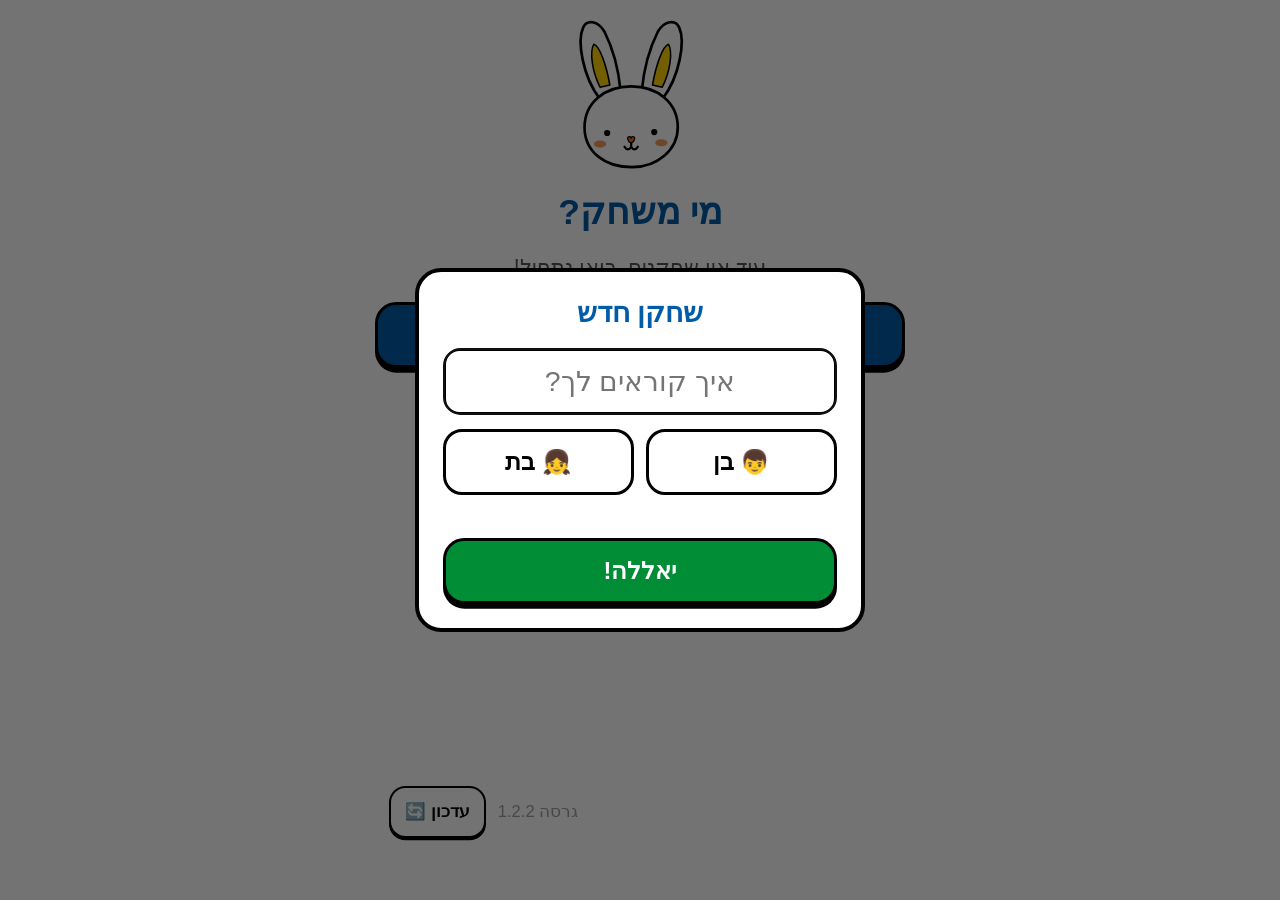
<file: index.html>
<!DOCTYPE html>
<html lang="he" dir="rtl">
<head>
<meta charset="utf-8">
<meta name="viewport" content="width=device-width, initial-scale=1, maximum-scale=1, user-scalable=no, viewport-fit=cover">
<meta name="robots" content="noindex">
<meta name="theme-color" content="#005CA9">
<meta name="mobile-web-app-capable" content="yes">
<title>העולם של פרוקי</title>
<link rel="manifest" href="manifest.json">
<link rel="icon" href="icons/icon-192.png">
<link rel="apple-touch-icon" href="icons/icon-192.png">
<link rel="stylesheet" href="style.css">
</head>
<body>
<div id="app"></div>

<!-- content data (edit these files to add facts / drawings) -->
<script src="data/backgrounds.js"></script>
<script src="data/pics-animals.js"></script>
<script src="data/pics-space.js"></script>
<script src="data/pics-food.js"></script>
<script src="data/pics-art.js"></script>
<script src="data/data-facts-animals.js"></script>
<script src="data/data-facts-space.js"></script>
<script src="data/data-facts-food.js"></script>
<script src="data/data-facts-art.js"></script>
<!-- code -->
<script src="frooky.js"></script>
<script src="audio.js"></script>
<script src="rewards.js"></script>
<script src="app.js"></script>
<script src="game-facts.js"></script>
<script src="game-kitchen.js"></script>
<script>App.start();</script>
</body>
</html>
</file>
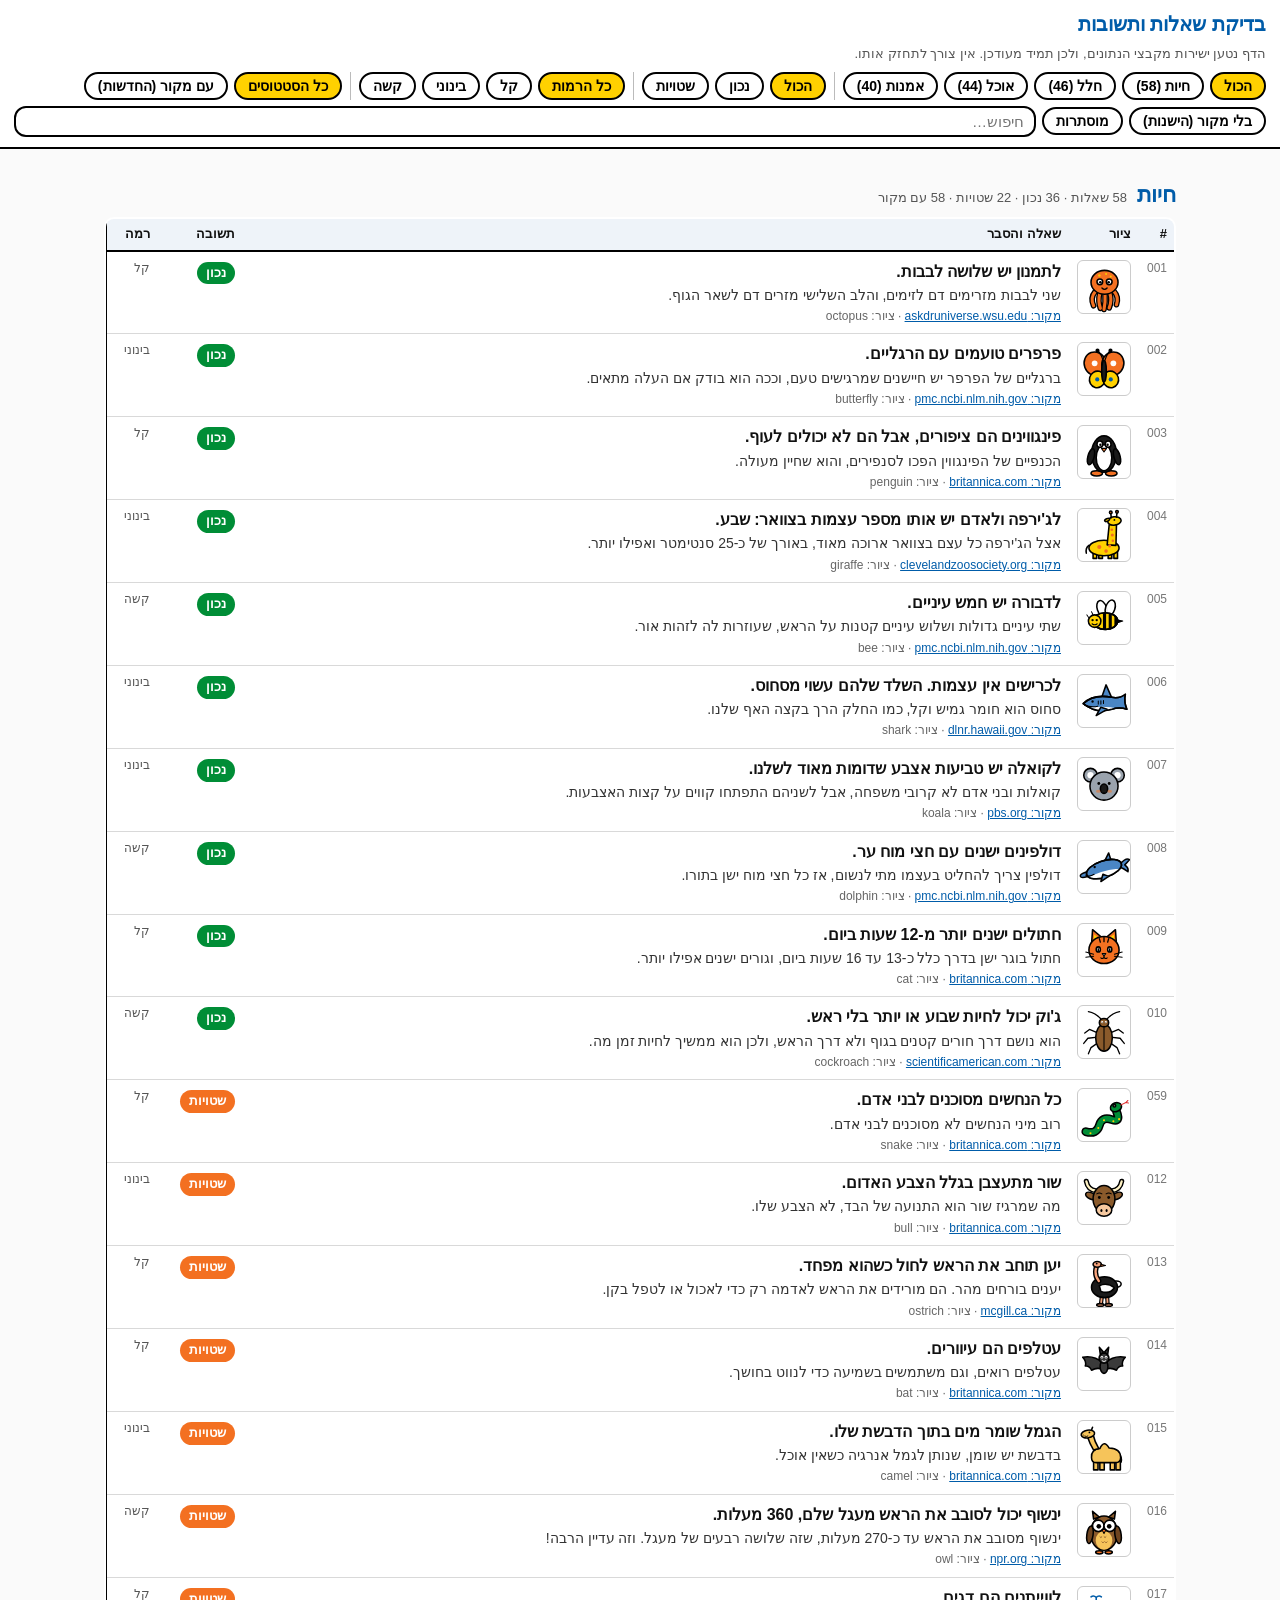
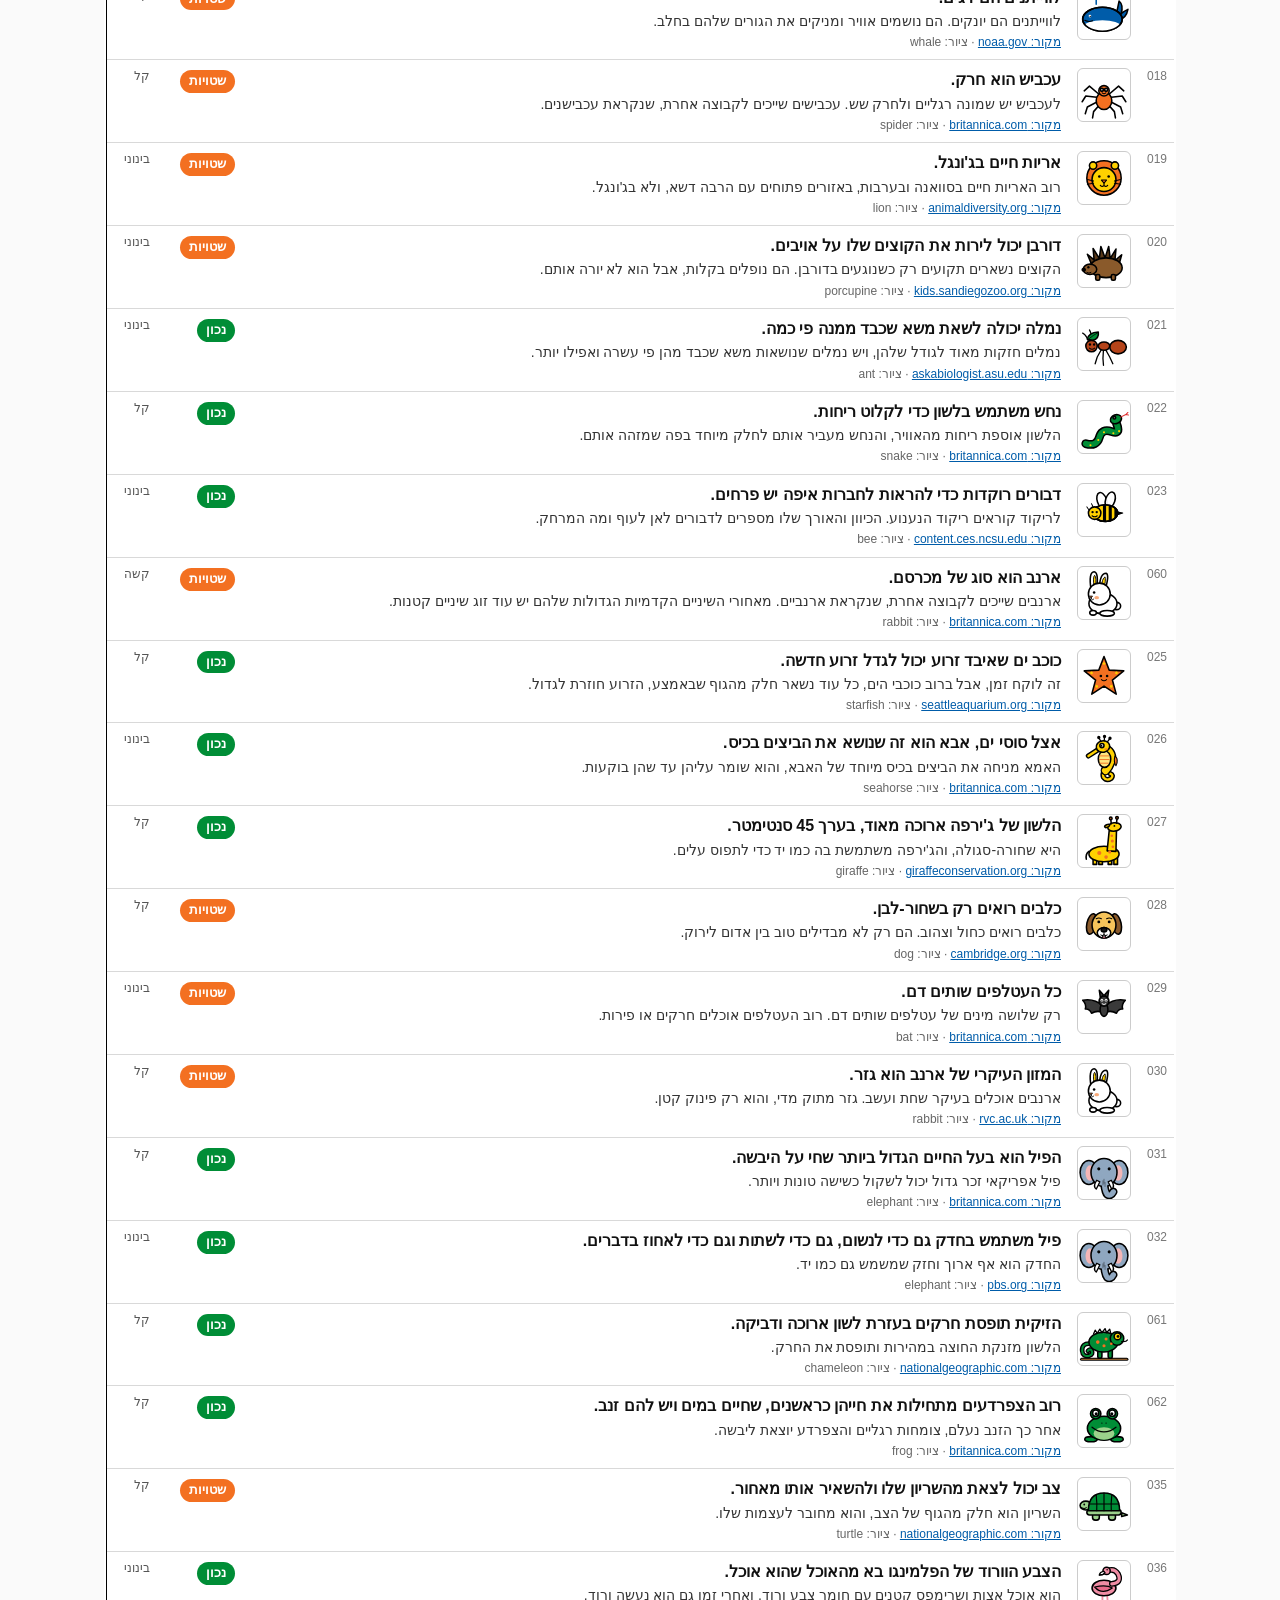
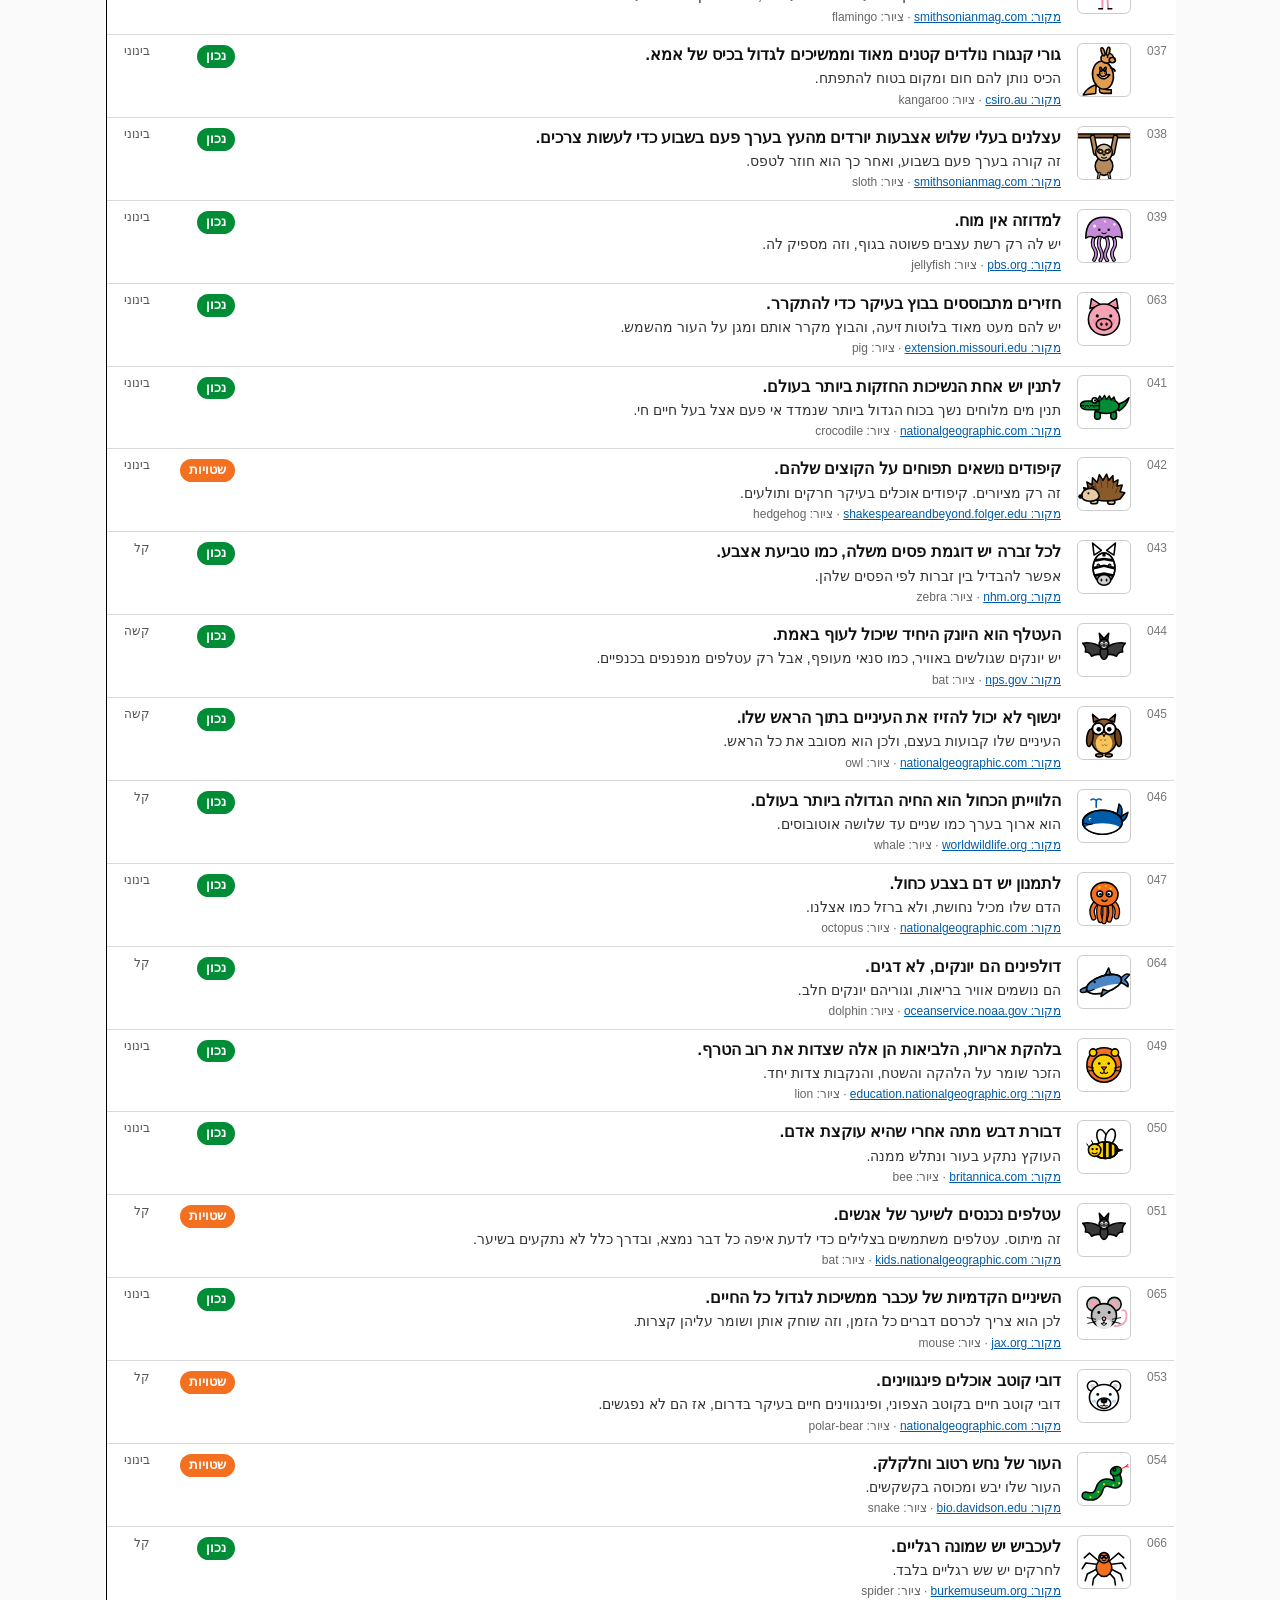
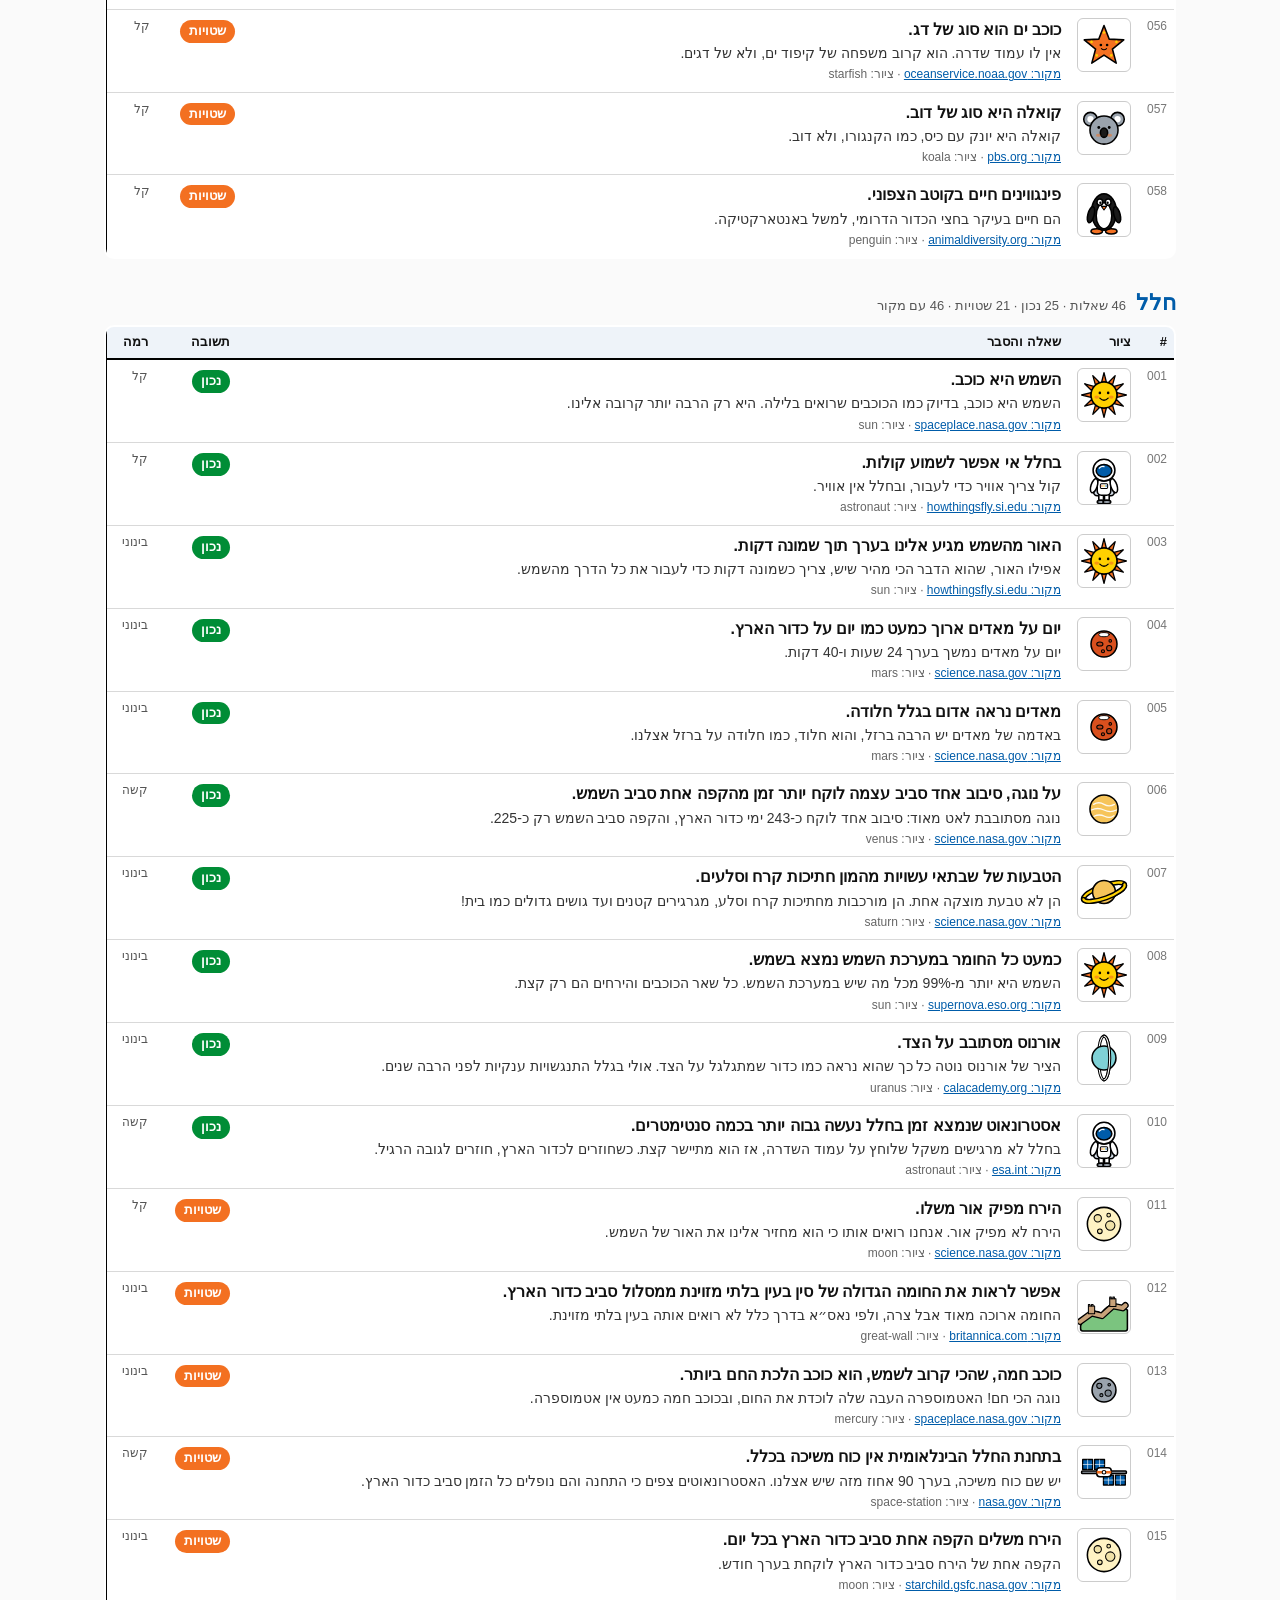
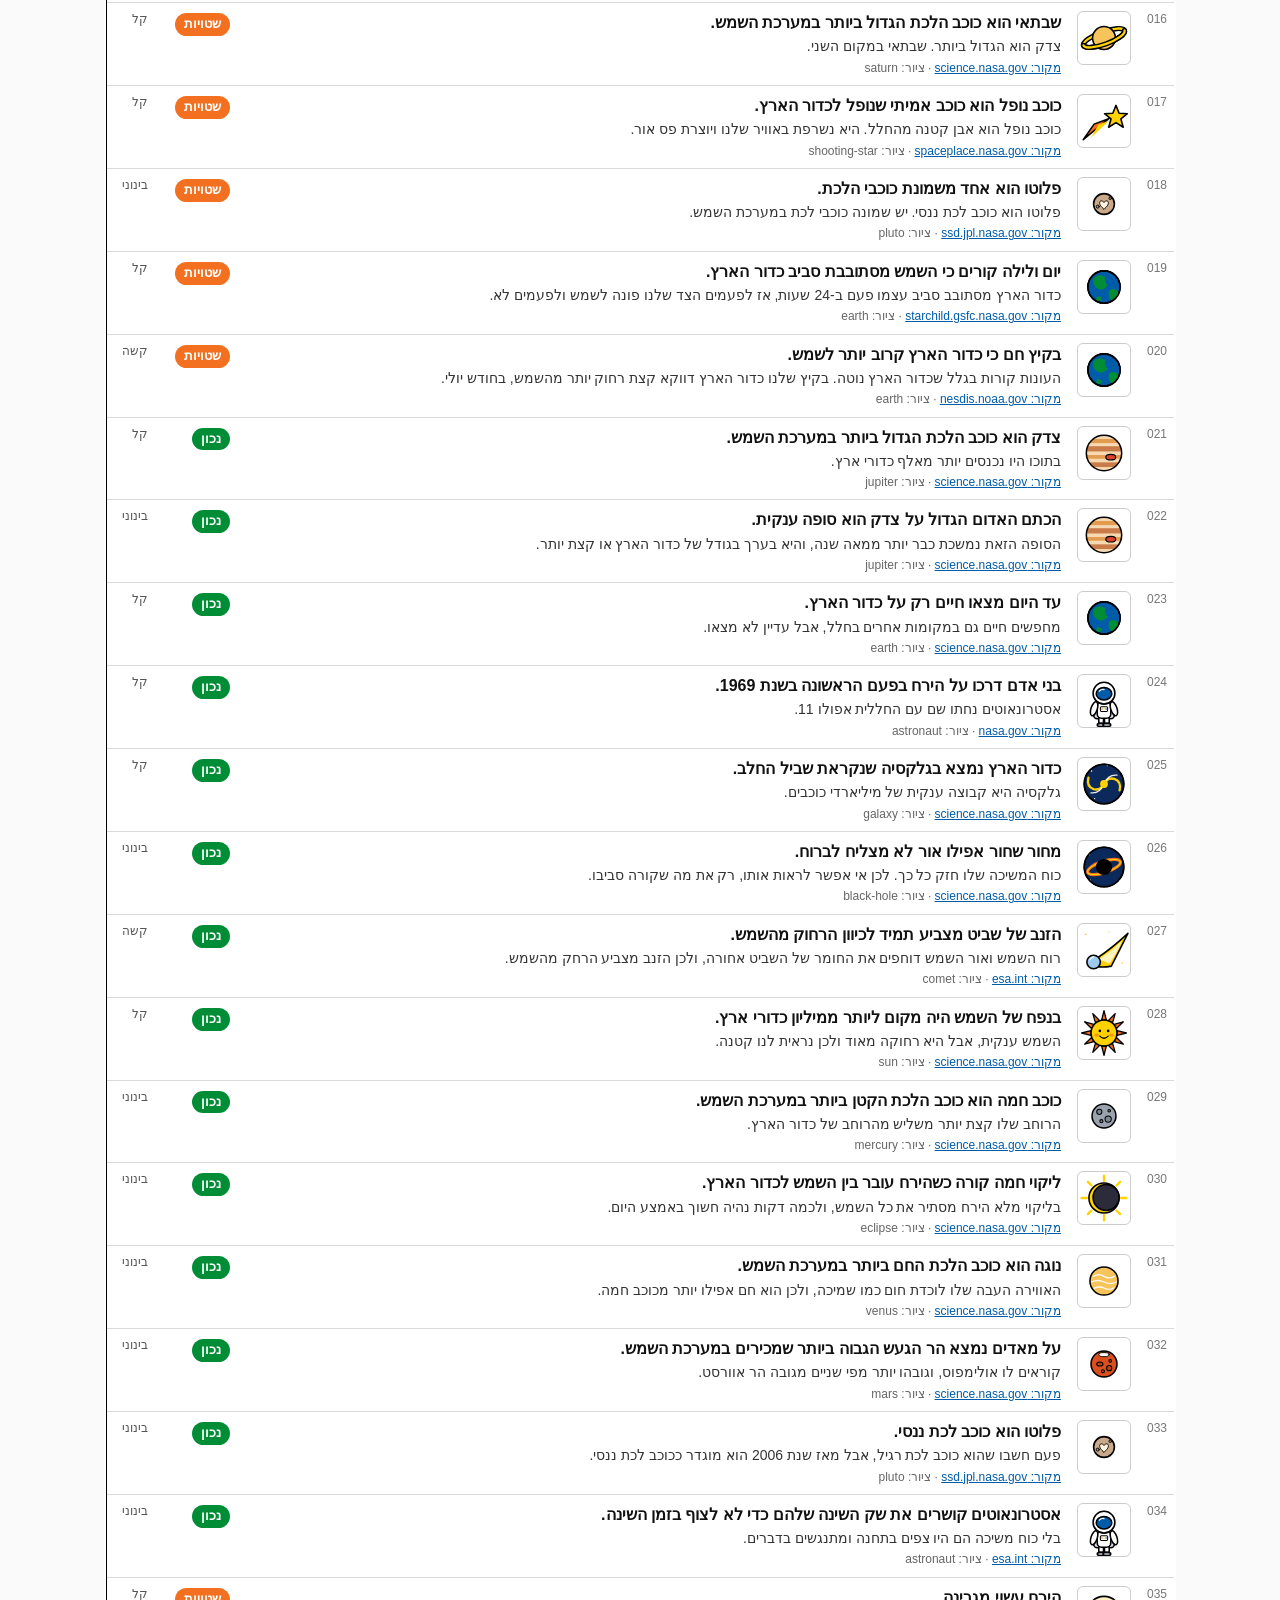
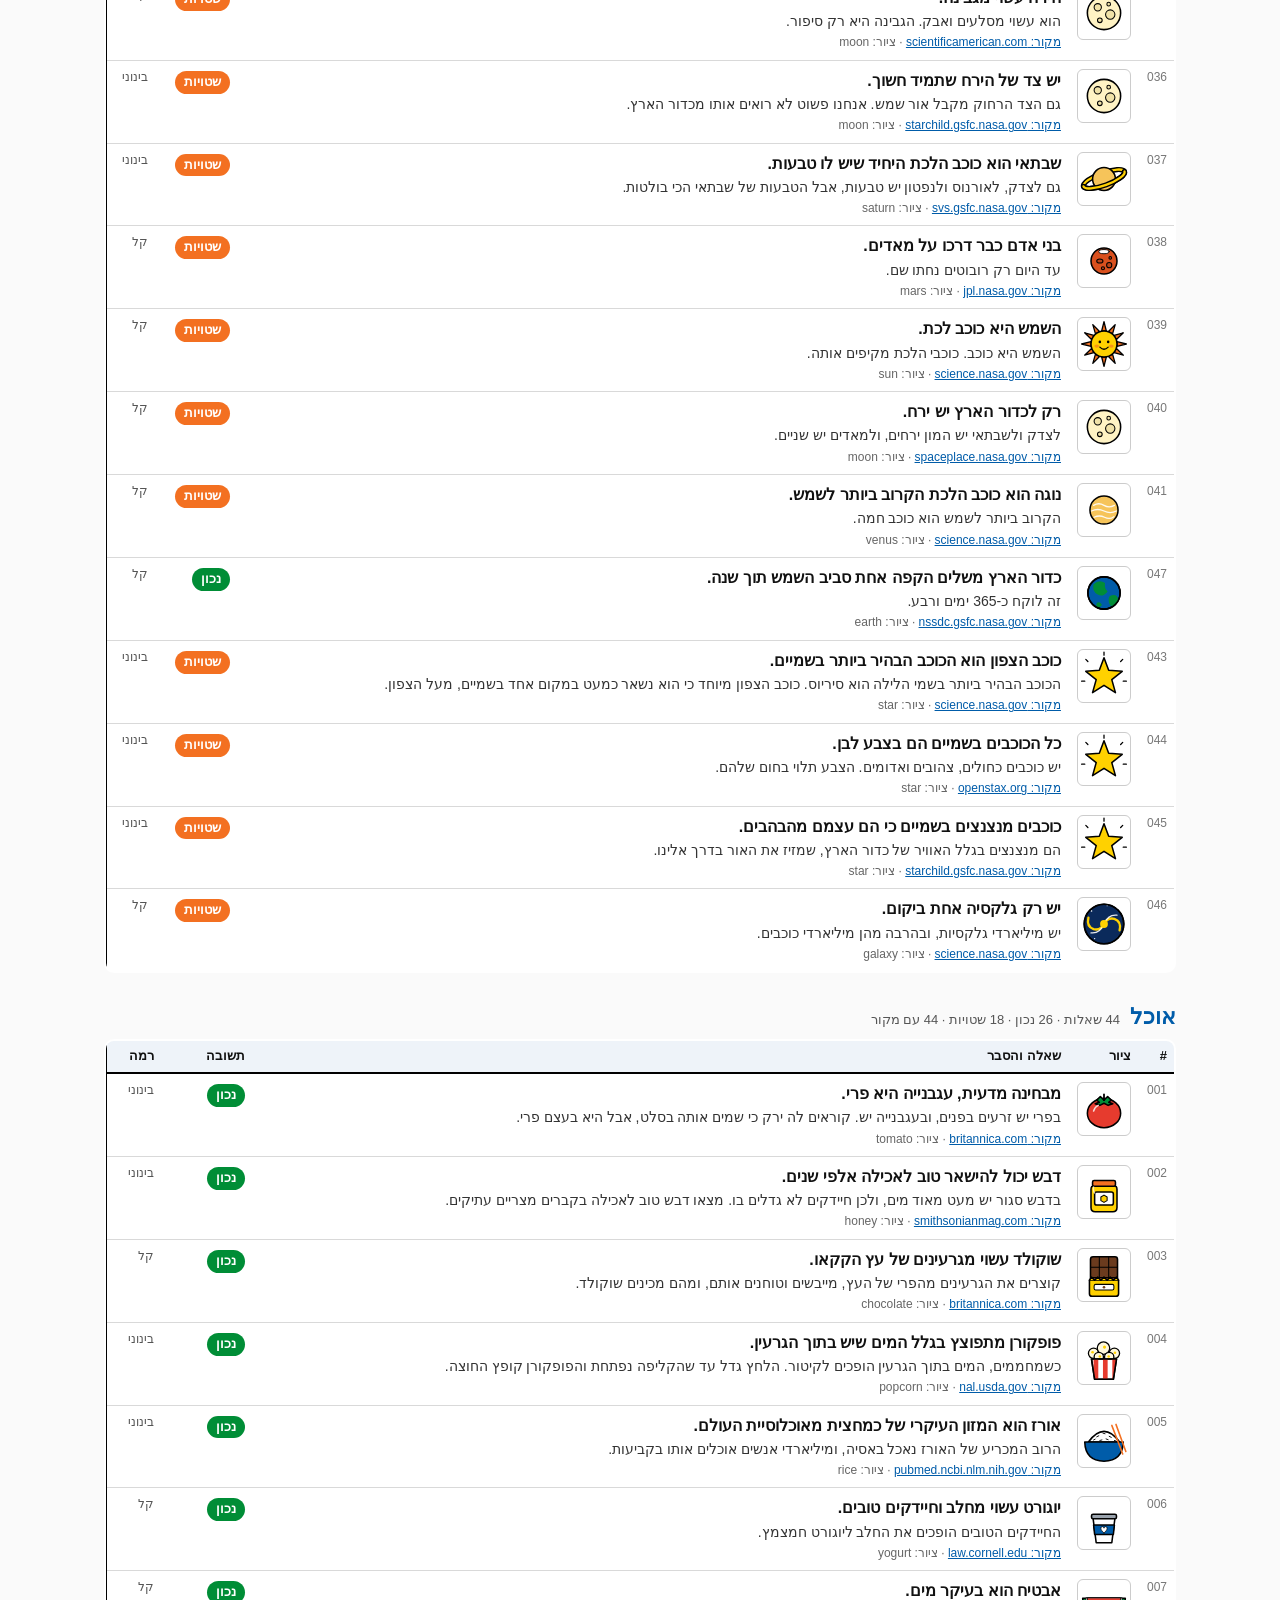
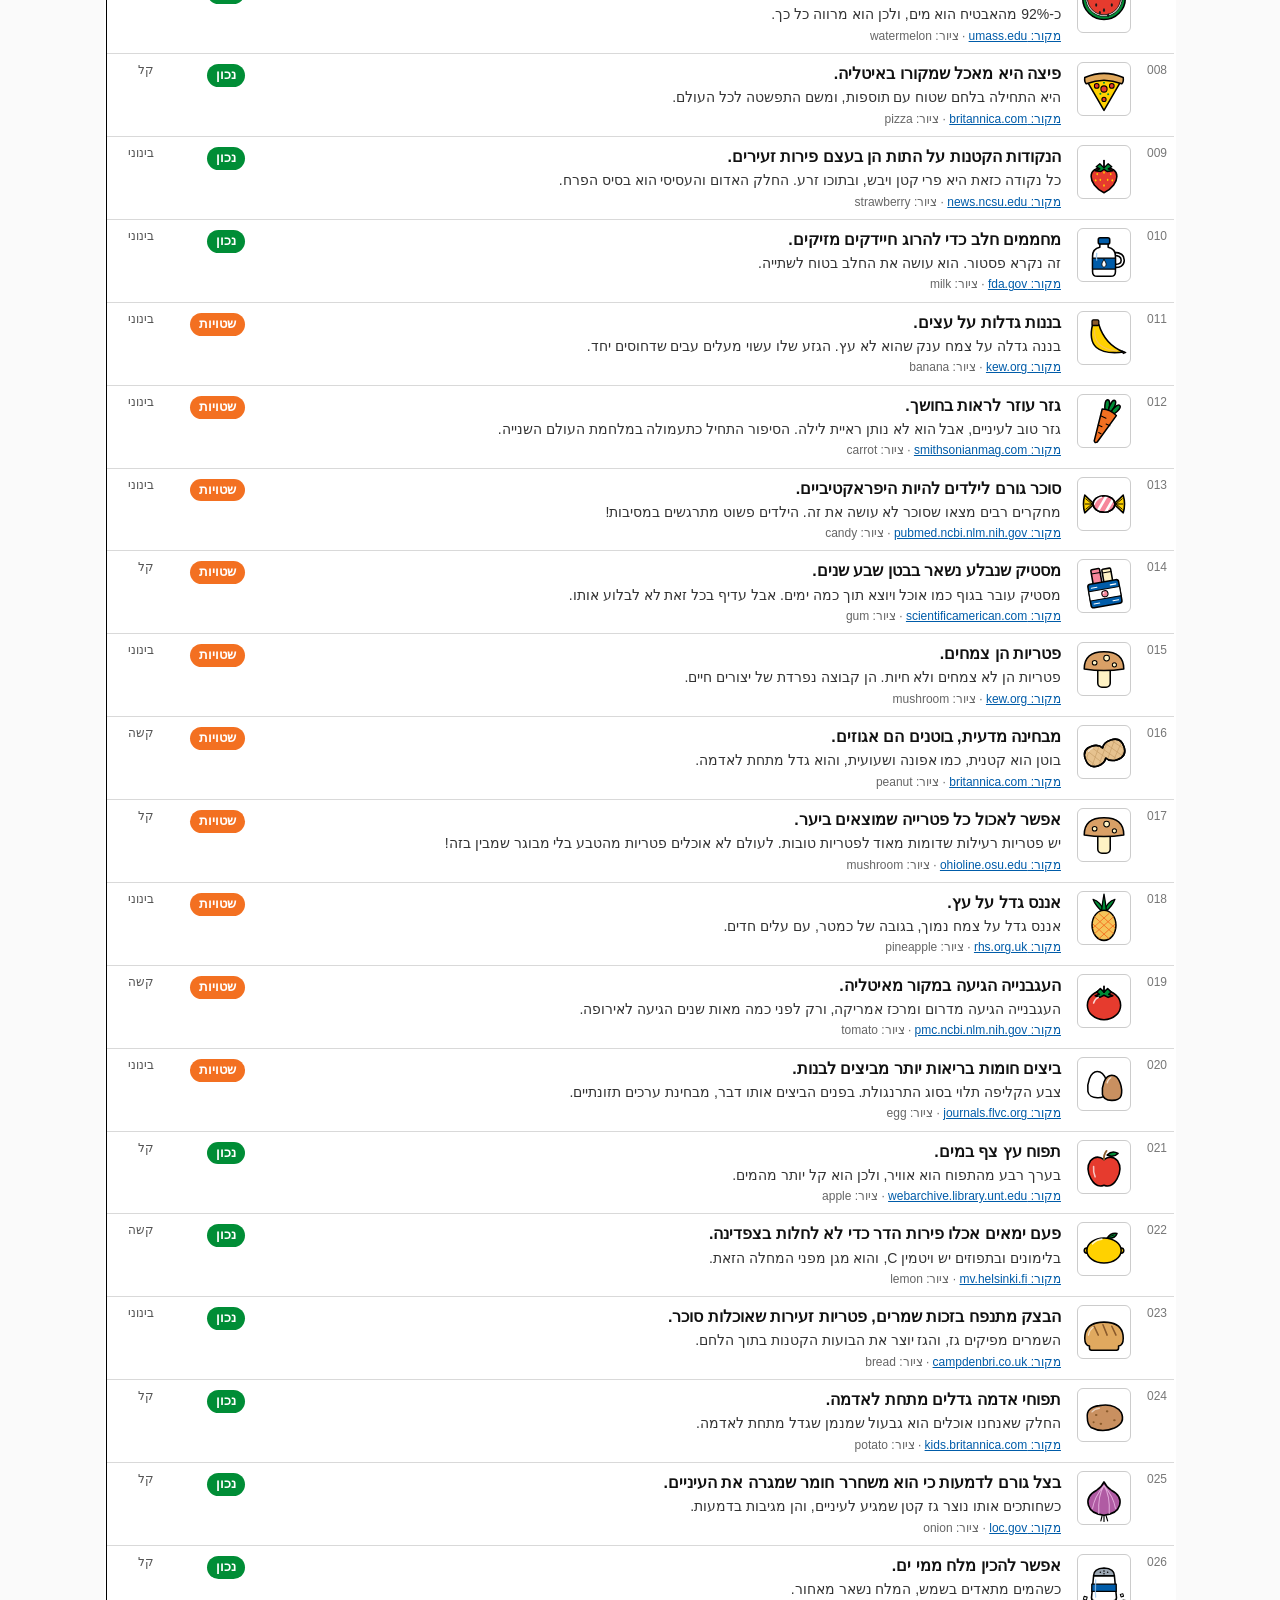
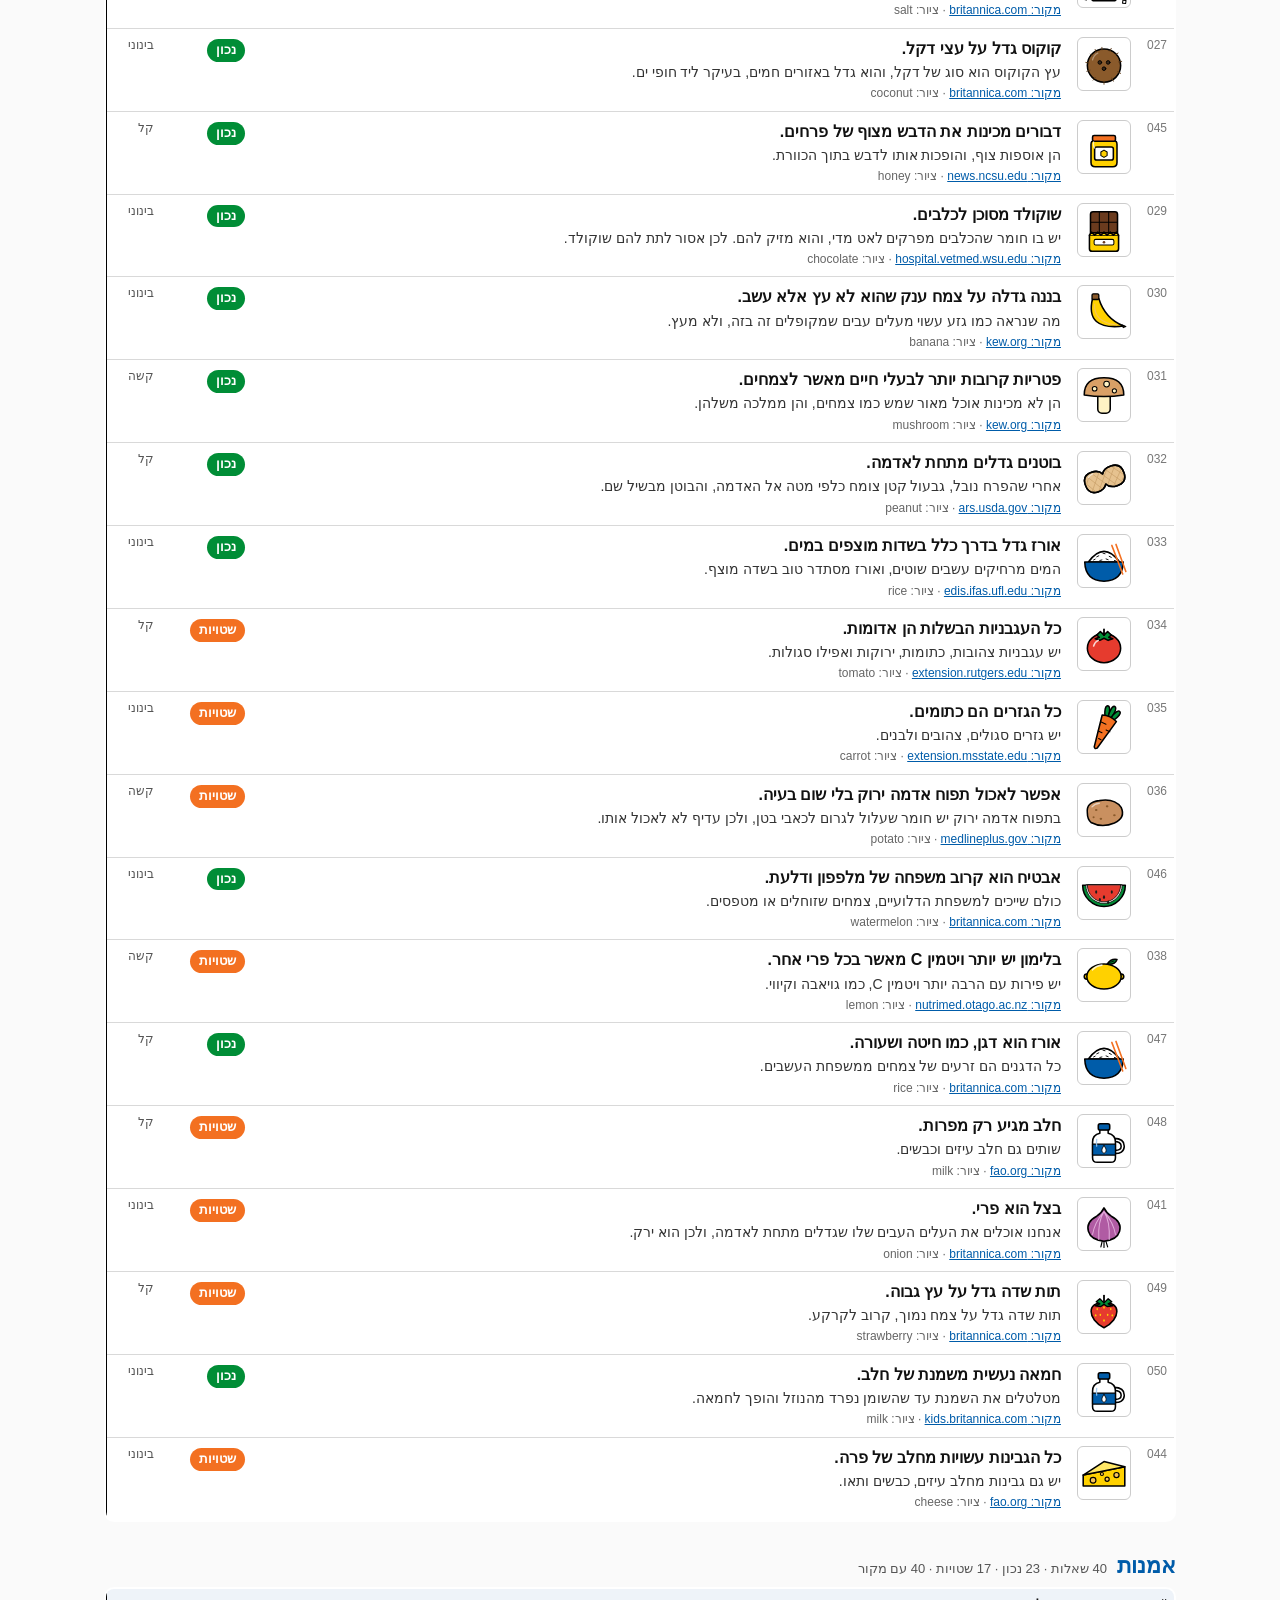
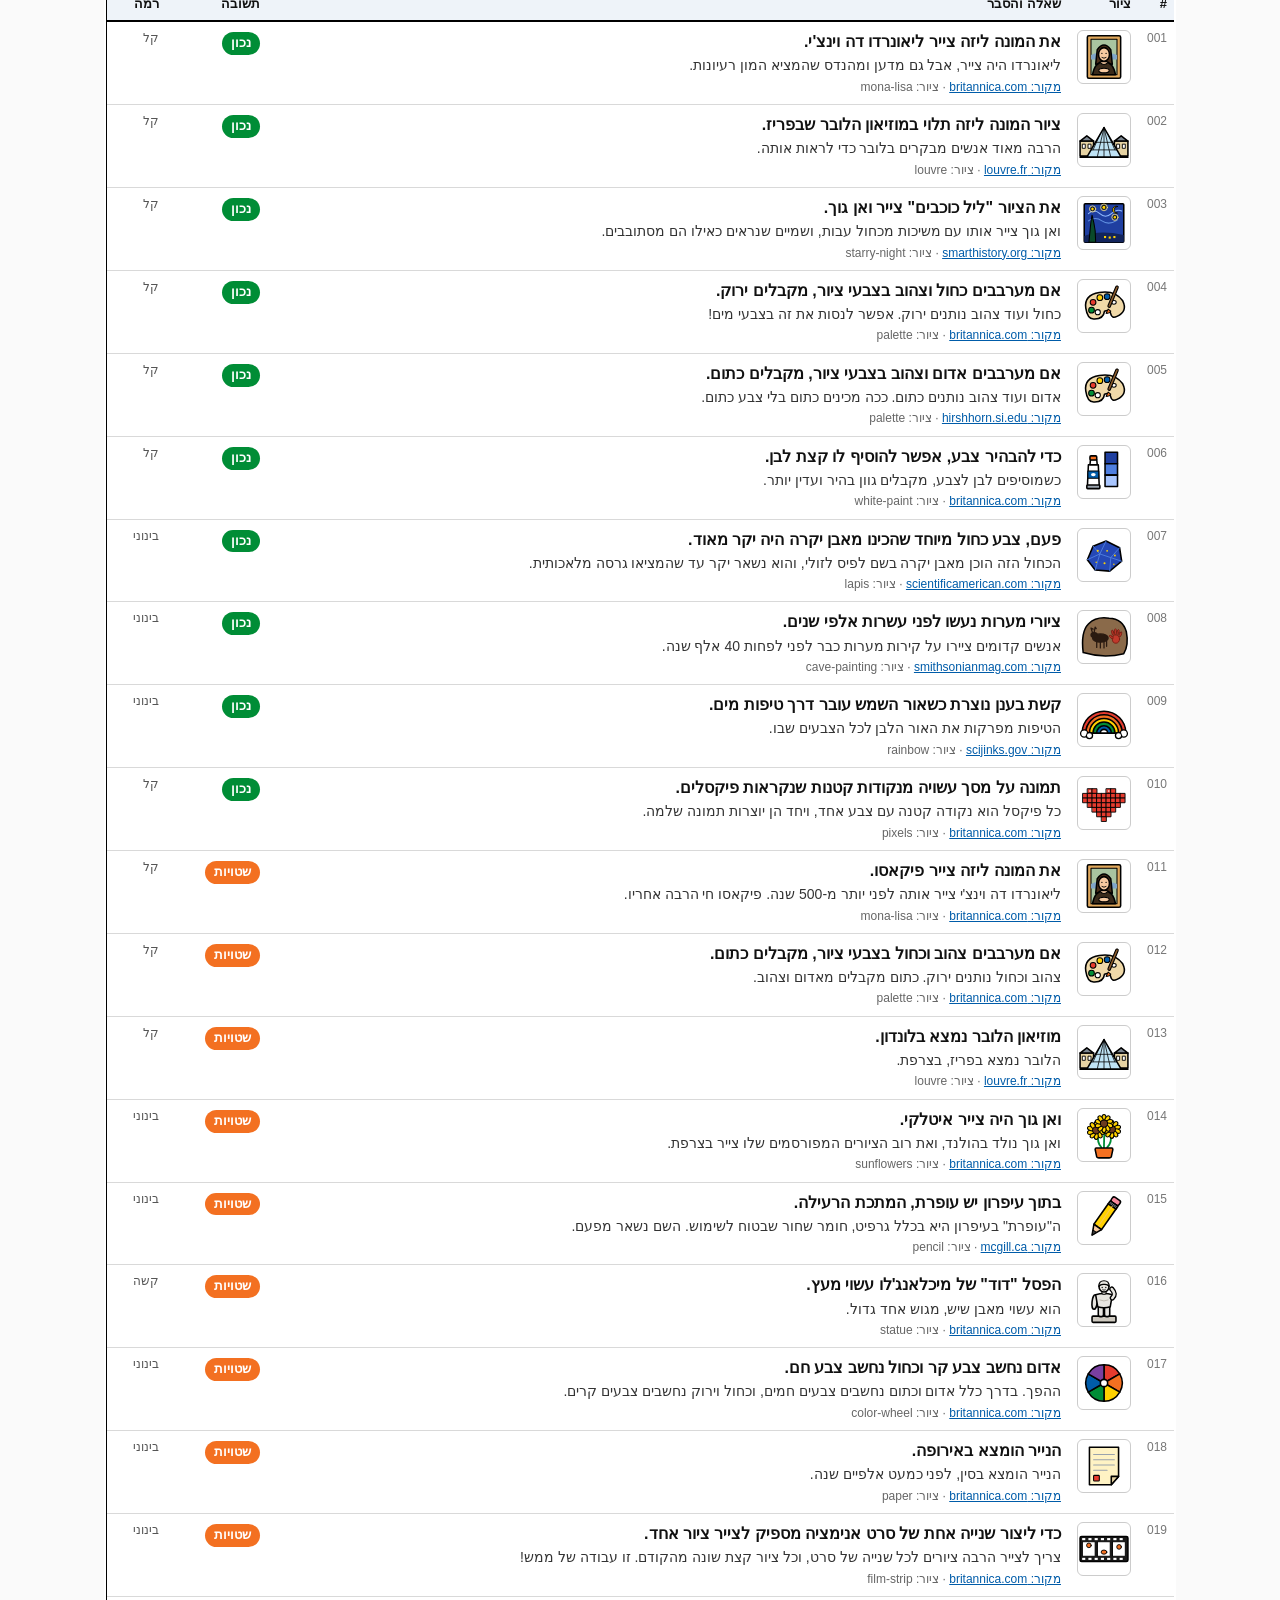
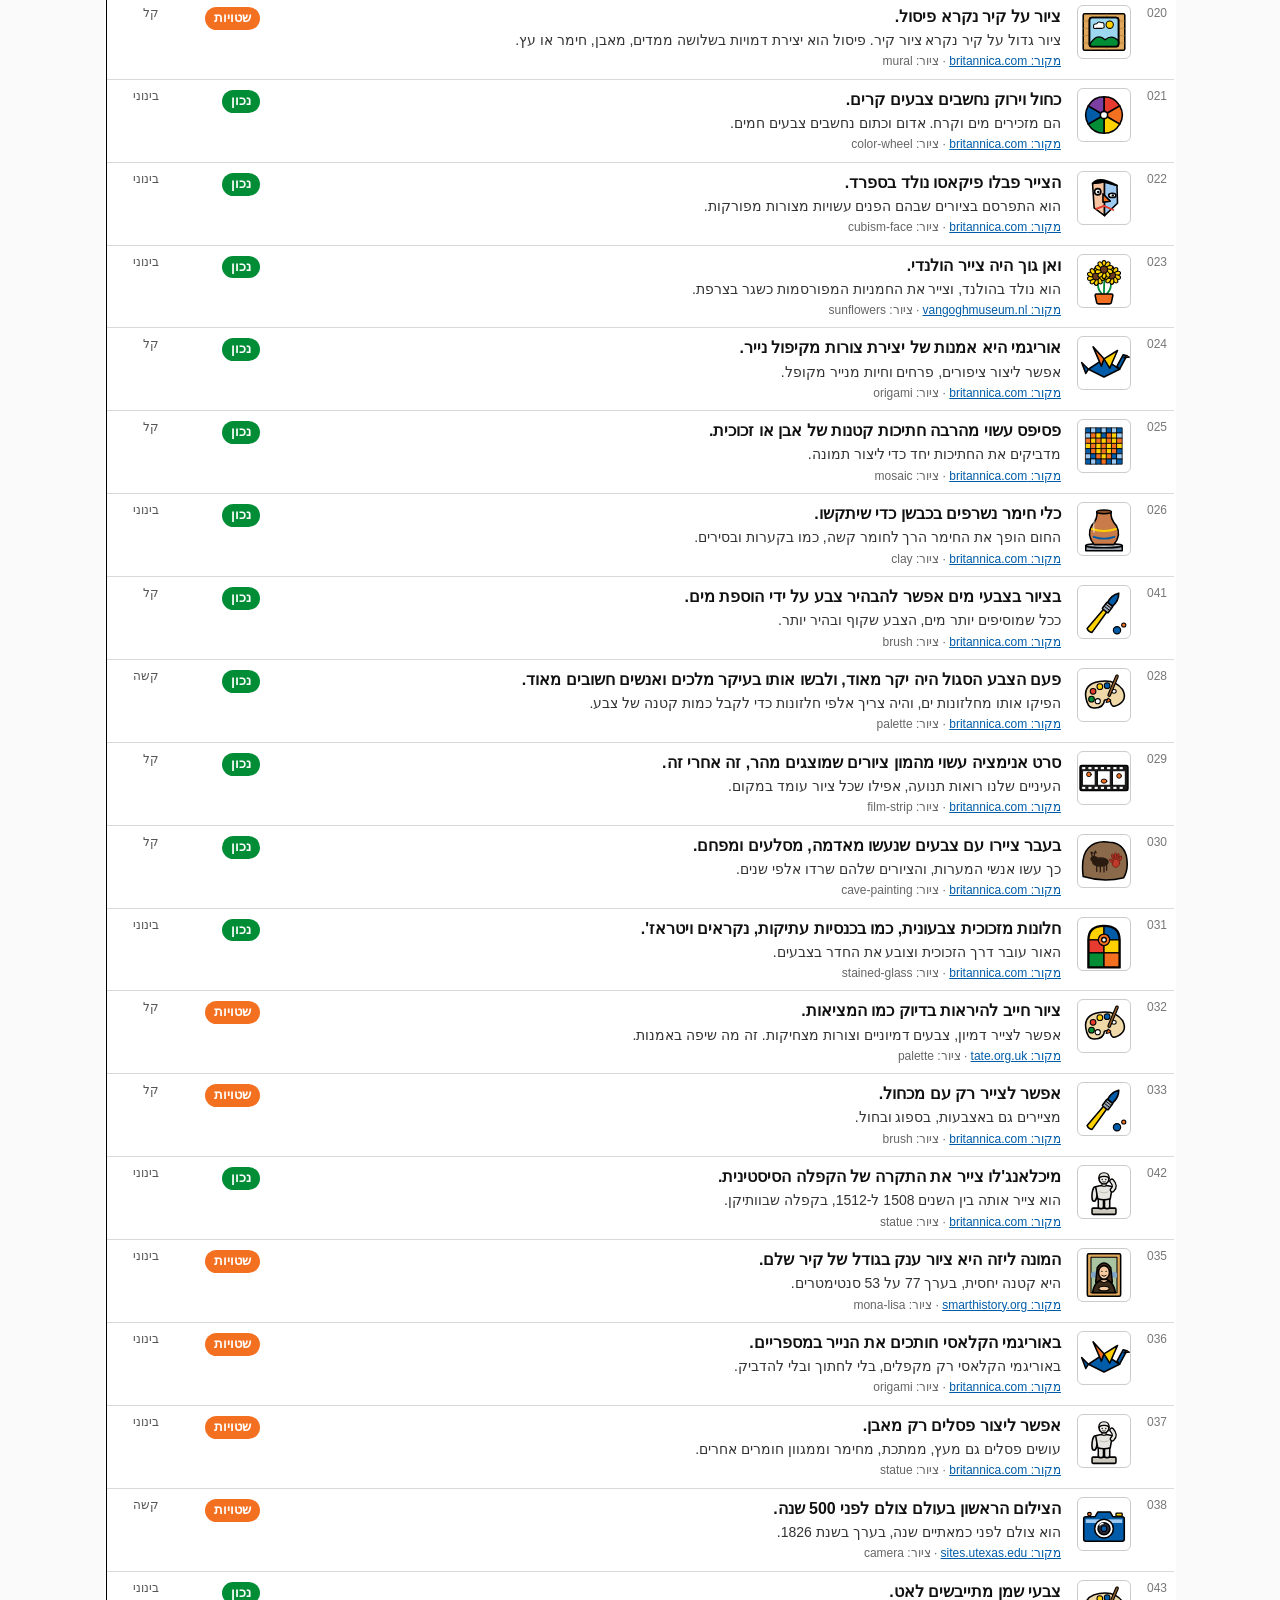
<file: facts-review.html>
<!doctype html>
<html lang="he" dir="rtl">
<head>
<meta charset="utf-8">
<meta name="viewport" content="width=device-width, initial-scale=1">
<meta name="robots" content="noindex">
<title>בדיקת שאלות – העולם של פרוקי</title>
<style>
  :root { --ink:#111; --blue:#005CA9; --green:#008D36; --orange:#F37021; --line:#d9d9d9; --bg:#fafafa; }
  * { box-sizing: border-box; }
  body { margin:0; font-family: "Segoe UI", Roboto, "Noto Sans Hebrew", Arial, sans-serif; color:var(--ink); background:var(--bg); font-size:16px; line-height:1.45; }
  header { position: sticky; top:0; z-index:5; background:#fff; border-bottom:2px solid #000; padding:10px 14px; }
  h1 { margin:0 0 6px; font-size:20px; color:var(--blue); }
  .note { font-size:13px; color:#555; margin:0 0 8px; }
  .bar { display:flex; flex-wrap:wrap; gap:6px; align-items:center; }
  .chip { border:2px solid #000; border-radius:18px; background:#fff; padding:4px 12px; font-size:14px; font-weight:bold; cursor:pointer; }
  .chip.on { background:#FFD100; }
  .bar input[type=search] { flex:1; min-width:140px; border:2px solid #000; border-radius:12px; padding:5px 10px; font-size:15px; }
  .sep { width:1px; align-self:stretch; background:#bbb; margin:0 2px; }
  main { padding:12px 14px 60px; max-width:1100px; margin:0 auto; }
  section { margin-bottom:28px; }
  h2 { margin:18px 0 6px; font-size:22px; color:var(--blue); display:flex; gap:10px; align-items:baseline; flex-wrap:wrap; }
  h2 small { font-size:13px; color:#555; font-weight:normal; }
  table { width:100%; border-collapse:collapse; background:#fff; border:2px solid #000; border-radius:10px; overflow:hidden; }
  th { background:#eef3f9; text-align:right; font-size:13px; padding:6px 8px; border-bottom:2px solid #000; white-space:nowrap; }
  td { padding:8px; border-bottom:1px solid var(--line); vertical-align:top; }
  tr:last-child td { border-bottom:0; }
  td.n { color:#777; font-size:12px; white-space:nowrap; width:1%; }
  td.pic { width:1%; }
  td.pic svg { width:54px; height:54px; display:block; border:1px solid #ccc; border-radius:6px; background:#fff; }
  .ans { display:inline-block; padding:2px 9px; border-radius:12px; font-weight:bold; font-size:13px; white-space:nowrap; color:#fff; }
  .ans.t { background:var(--green); } .ans.f { background:var(--orange); }
  .clue { font-weight:bold; }
  .exp { color:#333; font-size:14px; margin-top:2px; }
  .meta { font-size:12px; color:#666; margin-top:3px; }
  .meta a { color:var(--blue); }
  .lvl { font-size:12px; color:#555; white-space:nowrap; }
  .hidden-flag { background:#fde2e2; border:1px solid #e99; border-radius:8px; padding:1px 7px; font-size:12px; }
  .nosrc { color:#b00; font-weight:bold; }
  tr.hide { display:none; }
  @media (max-width:640px) {
    header { position: static; }
    td.pic, th.pic, td.lvlc, th.lvlc { display:none; }
    td, th { padding:6px 6px; }
  }
  @media print { header { position:static; } .bar { display:none; } }
</style>
</head>
<body>
<header>
  <h1>בדיקת שאלות ותשובות</h1>
  <p class="note">הדף נטען ישירות מקבצי הנתונים, ולכן תמיד מעודכן. אין צורך לתחזק אותו.</p>
  <div class="bar" id="bar"></div>
</header>
<main id="main"></main>

<script src="data/pics-animals.js"></script><script src="data/pics-space.js"></script><script src="data/pics-food.js"></script><script src="data/pics-art.js"></script>
<script src="data/data-facts-animals.js"></script><script src="data/data-facts-space.js"></script><script src="data/data-facts-food.js"></script><script src="data/data-facts-art.js"></script>
<script>
const TOPICS = [
  { id: "animals", name: "חיות", facts: typeof FACTS_ANIMALS !== "undefined" ? FACTS_ANIMALS : [] },
  { id: "space",   name: "חלל",  facts: typeof FACTS_SPACE   !== "undefined" ? FACTS_SPACE   : [] },
  { id: "food",    name: "אוכל", facts: typeof FACTS_FOOD    !== "undefined" ? FACTS_FOOD    : [] },
  { id: "art",     name: "אמנות", facts: typeof FACTS_ART     !== "undefined" ? FACTS_ART     : [] }
];
const PICS = Object.assign({}, typeof PICS_ANIMALS !== "undefined" ? PICS_ANIMALS : {}, typeof PICS_SPACE !== "undefined" ? PICS_SPACE : {}, typeof PICS_FOOD !== "undefined" ? PICS_FOOD : {}, typeof PICS_ART !== "undefined" ? PICS_ART : {});
const LEVELS = { easy: "קל", medium: "בינוני", hard: "קשה" };
const state = { topic: "all", ans: "all", level: "all", src: "all", q: "" };
const esc = s => String(s == null ? "" : s).replace(/[&<>"]/g, c => ({ "&": "&amp;", "<": "&lt;", ">": "&gt;", '"': "&quot;" }[c]));
const host = u => { try { return new URL(u).hostname.replace(/^www\./, ""); } catch (e) { return u; } };

function chip(group, value, label) {
  return `<button class="chip${state[group] === value ? " on" : ""}" data-g="${group}" data-v="${value}">${label}</button>`;
}
function renderBar() {
  document.getElementById("bar").innerHTML =
    chip("topic", "all", "הכול") + TOPICS.map(t => chip("topic", t.id, t.name + " (" + t.facts.length + ")")).join("") +
    '<span class="sep"></span>' + chip("ans", "all", "הכול") + chip("ans", "t", "נכון") + chip("ans", "f", "שטויות") +
    '<span class="sep"></span>' + chip("level", "all", "כל הרמות") + Object.keys(LEVELS).map(l => chip("level", l, LEVELS[l])).join("") +
    '<span class="sep"></span>' + chip("src", "all", "כל הסטטוסים") + chip("src", "hassrc", "עם מקור (החדשות)") + chip("src", "nosrc", "בלי מקור (הישנות)") + chip("src", "hidden", "מוסתרות") +
    '<input type="search" id="q" placeholder="חיפוש…" value="' + esc(state.q) + '">';
  document.getElementById("q").addEventListener("input", e => { state.q = e.target.value; renderMain(); });
}
function keep(f) {
  if (state.ans === "t" && !f.answer) return false;
  if (state.ans === "f" && f.answer) return false;
  if (state.level !== "all" && f.level !== state.level) return false;
  if (state.src === "nosrc" && f.src) return false;
  if (state.src === "hassrc" && !f.src) return false;
  if (state.src === "hidden" && f.verified !== false) return false;
  const q = state.q.trim();
  if (q && !((f.text || "") + " " + (f.explain || "") + " " + (f.pic || "")).includes(q)) return false;
  return true;
}
function renderMain() {
  const out = [];
  for (const t of TOPICS) {
    if (state.topic !== "all" && state.topic !== t.id) continue;
    const rows = t.facts.filter(keep);
    const nt = t.facts.filter(f => f.answer).length, nf = t.facts.length - nt;
    const nsrc = t.facts.filter(f => f.src).length;
    out.push(`<section><h2>${t.name} <small>${t.facts.length} שאלות · ${nt} נכון · ${nf} שטויות · ${nsrc} עם מקור${rows.length !== t.facts.length ? " · מוצגות " + rows.length : ""}</small></h2>`);
    out.push('<table><thead><tr><th>#</th><th class="pic">ציור</th><th>שאלה והסבר</th><th>תשובה</th><th class="lvlc">רמה</th></tr></thead><tbody>');
    rows.forEach(f => {
      const svg = PICS[f.pic] ? `<svg viewBox="0 0 200 200">${PICS[f.pic]}</svg>` : "";
      const src = f.src ? `<a href="${esc(f.src)}" target="_blank" rel="noopener">מקור: ${esc(host(f.src))}</a>` : '<span class="nosrc">אין מקור</span>';
      out.push(`<tr><td class="n">${esc(f.id.split("-")[1])}</td><td class="pic">${svg}</td>` +
        `<td><div class="clue">${esc(f.text)}</div><div class="exp">${esc(f.explain)}</div><div class="meta">${src}${f.verified === false ? ' · <span class="hidden-flag">מוסתרת מהמשחק</span>' : ""} · ציור: ${esc(f.pic)}</div></td>` +
        `<td><span class="ans ${f.answer ? "t" : "f"}">${f.answer ? "נכון" : "שטויות"}</span></td><td class="lvl lvlc">${LEVELS[f.level] || ""}</td></tr>`);
    });
    out.push("</tbody></table></section>");
  }
  document.getElementById("main").innerHTML = out.join("");
}
document.getElementById("bar").addEventListener("click", e => {
  const b = e.target.closest(".chip"); if (!b) return;
  state[b.dataset.g] = b.dataset.v; renderBar(); renderMain();
});
renderBar(); renderMain();
</script>
</body>
</html>
</file>
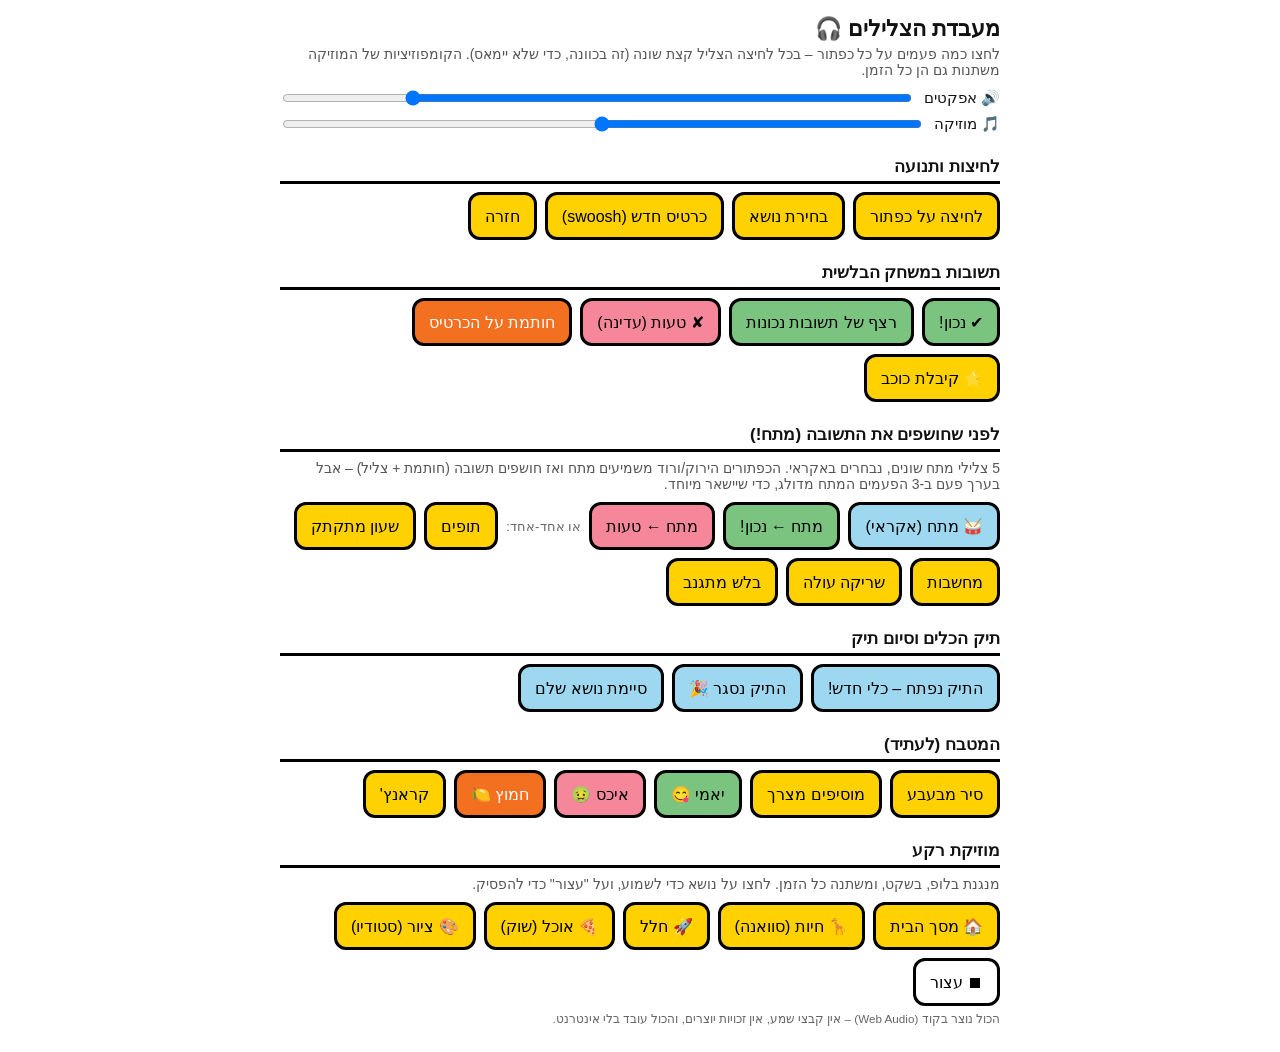
<file: design/sound-lab.html>
<!DOCTYPE html>
<html lang="he" dir="rtl">
<head>
<meta charset="utf-8">
<meta name="viewport" content="width=device-width, initial-scale=1">
<meta name="robots" content="noindex">
<title>Sound lab</title>
<style>
  body { font-family: Arial, sans-serif; background:#fff; color:#111; margin:0; padding:16px; max-width:720px; margin-inline:auto; }
  h1 { font-size:22px; margin:0 0 4px; }
  h2 { font-size:17px; margin:22px 0 8px; border-bottom:3px solid #000; padding-bottom:4px; }
  p.note { color:#555; font-size:14px; margin:4px 0 10px; }
  .row { display:flex; flex-wrap:wrap; gap:8px; }
  button { font-size:16px; min-height:48px; padding:8px 14px; border:3px solid #000; border-radius:12px; background:#FFD100; cursor:pointer; font-family:inherit; }
  button:active { transform:translateY(2px); }
  button.g { background:#7BC47F; } button.o { background:#F37021; color:#fff; } button.b { background:#9ED8F0; } button.p { background:#F6879B; }
  button.stop { background:#fff; }
  button.on { outline:4px solid #005CA9; }
  label { display:flex; align-items:center; gap:10px; margin:6px 0; font-size:15px; }
  input[type=range] { flex:1; }
  small { color:#666; }
</style>
</head>
<body>
<h1>מעבדת הצלילים 🎧</h1>
<p class="note">לחצו כמה פעמים על כל כפתור – בכל לחיצה הצליל קצת שונה (זה בכוונה, כדי שלא יימאס). הקומפוזיציות של המוזיקה משתנות גם הן כל הזמן.</p>

<label>🔊 אפקטים <input type="range" id="sfxVol" min="0" max="100" value="80"></label>
<label>🎵 מוזיקה <input type="range" id="musVol" min="0" max="100" value="50"></label>

<h2>לחיצות ותנועה</h2>
<div class="row">
  <button onclick="S.tap()">לחיצה על כפתור</button>
  <button onclick="S.select()">בחירת נושא</button>
  <button onclick="S.whoosh()">כרטיס חדש (swoosh)</button>
  <button onclick="S.back()">חזרה</button>
</div>

<h2>תשובות במשחק הבלשית</h2>
<div class="row">
  <button class="g" onclick="S.correct()">✔ נכון!</button>
  <button class="g" onclick="S.streak()">רצף של תשובות נכונות</button>
  <button class="p" onclick="S.wrong()">✘ טעות (עדינה)</button>
  <button class="o" onclick="S.stamp()">חותמת על הכרטיס</button>
  <button onclick="S.star()">⭐ קיבלת כוכב</button>
</div>
<h2>לפני שחושפים את התשובה (מתח!)</h2>
<p class="note">5 צלילי מתח שונים, נבחרים באקראי. הכפתורים הירוק/ורוד משמיעים מתח ואז חושפים תשובה (חותמת + צליל) – אבל בערך פעם ב-3 הפעמים המתח מדולג, כדי שיישאר מיוחד.</p>
<div class="row">
  <button class="b" onclick="S.suspense()">🥁 מתח (אקראי)</button>
  <button class="g" onclick="S.reveal(true)">מתח ← נכון!</button>
  <button class="p" onclick="S.reveal(false)">מתח ← טעות</button>
  <small style="align-self:center">או אחד-אחד:</small>
  <button onclick="S.suspense(0)">תופים</button><button onclick="S.suspense(1)">שעון מתקתק</button><button onclick="S.suspense(2)">מחשבות</button><button onclick="S.suspense(3)">שריקה עולה</button><button onclick="S.suspense(4)">בלש מתגנב</button>
</div>

<h2>תיק הכלים וסיום תיק</h2>
<div class="row">
  <button class="b" onclick="S.briefcase()">התיק נפתח – כלי חדש!</button>
  <button class="b" onclick="S.caseClosed()">התיק נסגר 🎉</button>
  <button class="b" onclick="S.topicDone()">סיימת נושא שלם</button>
</div>

<h2>המטבח (לעתיד)</h2>
<div class="row">
  <button onclick="S.bubble()">סיר מבעבע</button>
  <button onclick="S.splash()">מוסיפים מצרך</button>
  <button class="g" onclick="S.yum()">יאמי 😋</button>
  <button class="p" onclick="S.yuck()">איכס 🤢</button>
  <button class="o" onclick="S.sour()">חמוץ 🍋</button>
  <button onclick="S.crunch()">קראנץ'</button>
</div>

<h2>מוזיקת רקע</h2>
<p class="note">מנגנת בלופ, בשקט, ומשתנה כל הזמן. לחצו על נושא כדי לשמוע, ועל "עצור" כדי להפסיק.</p>
<div class="row" id="musicBtns">
  <button data-m="home">🏠 מסך הבית</button>
  <button data-m="animals">🦒 חיות (סוואנה)</button>
  <button data-m="space">🚀 חלל</button>
  <button data-m="food">🍕 אוכל (שוק)</button>
  <button data-m="art">🎨 ציור (סטודיו)</button>
  <button class="stop" data-m="">⏹ עצור</button>
</div>
<p class="note"><small>הכול נוצר בקוד (Web Audio) – אין קבצי שמע, אין זכויות יוצרים, והכול עובד בלי אינטרנט.</small></p>

<script>
/* =========================================================
   Sound engine (this becomes audio.js in the real game).
   Everything is synthesized with the Web Audio API.
   ========================================================= */
let ctx, master, sfxBus, musicBus, echo, noiseBuf, curBus;
const rnd = a => a[Math.floor(Math.random() * a.length)];
const rr = (a, b) => a + Math.random() * (b - a);
const mf = m => 440 * Math.pow(2, (m - 69) / 12);          // midi -> Hz

function init() {
  if (ctx) { if (ctx.state === 'suspended') ctx.resume(); return; }
  ctx = new (window.AudioContext || window.webkitAudioContext)();
  master = ctx.createGain(); master.connect(ctx.destination);
  sfxBus = ctx.createGain(); sfxBus.connect(master);
  musicBus = ctx.createGain(); musicBus.connect(master);
  curBus = sfxBus;
  // shared echo for the music (space sparkles)
  echo = ctx.createDelay(1); echo.delayTime.value = 0.375;
  const fb = ctx.createGain(); fb.gain.value = 0.42; echo.connect(fb); fb.connect(echo);
  const eg = ctx.createGain(); eg.gain.value = 0.5; echo.connect(eg); eg.connect(musicBus);
  noiseBuf = ctx.createBuffer(1, ctx.sampleRate, ctx.sampleRate);
  const d = noiseBuf.getChannelData(0); for (let i = 0; i < d.length; i++) d[i] = Math.random() * 2 - 1;
  setVol();
}
function setVol() {
  if (!ctx) return;
  sfxBus.gain.value = document.getElementById('sfxVol').value / 100;
  musicBus.gain.value = document.getElementById('musVol').value / 100 * 0.8;
}

/* one note: o = {type, vol, a, to, bus, echo, vib} */
function tone(f, t, d, o = {}) {
  const osc = ctx.createOscillator(), g = ctx.createGain();
  osc.type = o.type || 'sine';
  osc.frequency.setValueAtTime(f, t);
  if (o.to) osc.frequency.exponentialRampToValueAtTime(o.to, t + d);
  if (o.vib) { const l = ctx.createOscillator(), lg = ctx.createGain(); l.frequency.value = o.vib; lg.gain.value = f * 0.04; l.connect(lg); lg.connect(osc.frequency); l.start(t); l.stop(t + d + 0.1); }
  const a = o.a || 0.006, v = o.vol || 0.2;
  g.gain.setValueAtTime(0.0001, t);
  g.gain.linearRampToValueAtTime(v, t + a);
  g.gain.exponentialRampToValueAtTime(0.0001, t + d);
  osc.connect(g); g.connect(o.bus || curBus);
  if (o.echo) { const s = ctx.createGain(); s.gain.value = o.echo; g.connect(s); s.connect(echo); }
  osc.start(t); osc.stop(t + d + 0.05);
}
/* filtered noise burst: o = {type, f, f2, vol, bus} */
function noise(t, d, o = {}) {
  const src = ctx.createBufferSource(); src.buffer = noiseBuf; src.loop = true;
  const fl = ctx.createBiquadFilter(); fl.type = o.type || 'lowpass';
  fl.frequency.setValueAtTime(o.f || 1000, t);
  if (o.f2) fl.frequency.exponentialRampToValueAtTime(o.f2, t + d);
  const g = ctx.createGain(); const v = o.vol || 0.2;
  g.gain.setValueAtTime(0.0001, t); g.gain.linearRampToValueAtTime(v, t + 0.004);
  g.gain.exponentialRampToValueAtTime(0.0001, t + d);
  src.connect(fl); fl.connect(g); g.connect(o.bus || curBus);
  src.start(t); src.stop(t + d + 0.05);
}
const PENT = [0, 2, 4, 7, 9];                              // major pentatonic

/* ---------------- sound effects ---------------- */
const S = {
  tap()    { init(); const t = ctx.currentTime, f = rr(520, 760);
             tone(f, t, 0.09, { type: 'sine', vol: 0.25, to: f * 0.6 }); },
  select() { init(); const t = ctx.currentTime, r = rnd([72, 74, 76]);
             tone(mf(r), t, 0.12, { type: 'triangle', vol: 0.22 }); tone(mf(r + 7), t + 0.07, 0.16, { type: 'triangle', vol: 0.22 }); },
  back()   { init(); const t = ctx.currentTime, r = rnd([76, 74]);
             tone(mf(r), t, 0.1, { type: 'triangle', vol: 0.2 }); tone(mf(r - 5), t + 0.07, 0.14, { type: 'triangle', vol: 0.2 }); },
  whoosh() { init(); const t = ctx.currentTime;
             noise(t, 0.3, { type: 'bandpass', f: 400, f2: rr(2200, 3200), vol: 0.14 }); },

  correct() { init(); const t = ctx.currentTime, r = rnd([67, 69, 71, 72]), v = Math.floor(Math.random() * 3);
    const pats = [[0, 4, 7, 12], [0, 2, 7, 9, 12], [0, 7, 12]];            // 3 cheerful arpeggios
    pats[v].forEach((n, i) => {
      tone(mf(r + n), t + i * 0.075, 0.28, { type: 'triangle', vol: 0.22 });
      tone(mf(r + n + 12), t + i * 0.075, 0.2, { type: 'sine', vol: 0.07 });
    }); },
  streak() { init(); const t = ctx.currentTime, r = rnd([60, 62, 65]);
    [0, 4, 7, 12, 16, 19, 24].forEach((n, i) => {
      tone(mf(r + n), t + i * 0.065, 0.3, { type: 'triangle', vol: 0.2 });
      tone(mf(r + n + 12), t + i * 0.065 + 0.02, 0.2, { type: 'sine', vol: 0.06 });
    });
    tone(mf(r + 24), t + 0.5, 0.6, { type: 'sine', vol: 0.12 }); },
  wrong() { init(); const t = ctx.currentTime, v = Math.floor(Math.random() * 3);
    if (v === 0) {                                                       // boing
      tone(420, t, 0.4, { type: 'sine', vol: 0.25, to: 170, vib: 18 });
    } else if (v === 1) {                                                // oops, two falling notes
      tone(mf(67), t, 0.16, { type: 'triangle', vol: 0.22 }); tone(mf(62), t + 0.15, 0.3, { type: 'triangle', vol: 0.22 });
    } else {                                                             // wah-wah
      tone(330, t, 0.22, { type: 'triangle', vol: 0.2, to: 260 }); tone(290, t + 0.22, 0.4, { type: 'triangle', vol: 0.2, to: 190, vib: 9 });
    } },
  stamp() { init(); const t = ctx.currentTime;
    tone(150, t, 0.16, { type: 'sine', vol: 0.5, to: 45 });
    noise(t, 0.09, { type: 'lowpass', f: 1800, f2: 300, vol: 0.3 });
    noise(t + 0.01, 0.04, { type: 'highpass', f: 3000, vol: 0.08 }); },
  star() { init(); const t = ctx.currentTime, r = rnd([84, 86, 88]);
    [0, 7, 12].forEach((n, i) => tone(mf(r + n), t + i * 0.06, 0.25, { type: 'sine', vol: 0.15 })); },
  /* Suspense before an answer is revealed. 5 random variants; returns the length in seconds,
     so the game can wait that long and then show the stamp. */
  suspense(v) { init(); const t = ctx.currentTime;
    v = (v === undefined) ? Math.floor(Math.random() * 5) : v;
    if (v === 0) {                                                       // drum roll, getting louder
      const n = 22; for (let i = 0; i < n; i++) { const k = i / n;
        noise(t + i * 0.045, 0.05, { type: 'bandpass', f: rr(900, 1400), vol: 0.07 + 0.2 * k });
        if (i % 2 === 0) tone(110, t + i * 0.045, 0.06, { type: 'sine', vol: 0.05 + 0.12 * k, to: 80 }); }
      return 1.0;
    }
    if (v === 1) {                                                       // clock ticking, speeding up
      let x = 0, gap = 0.2; for (let i = 0; i < 7; i++) { tone(i % 2 ? 1500 : 1800, t + x, 0.03, { type: 'square', vol: 0.07 }); noise(t + x, 0.02, { type: 'highpass', f: 4000, vol: 0.1 }); x += gap; gap *= 0.82; }
      return x + 0.1;
    }
    if (v === 2) {                                                       // thinking: little wandering bleeps
      let x = 0; for (let i = 0; i < 7; i++) { const f = mf(rnd([72, 76, 79, 81, 84, 88])); tone(f, t + x, 0.09, { type: 'sine', vol: 0.14, to: f * rnd([1.05, 0.95]) }); x += 0.11; }
      return x + 0.15;
    }
    if (v === 3) {                                                       // rising whistle
      tone(300, t, 0.9, { type: 'sine', vol: 0.18, to: 1700, vib: 7 }); tone(600, t, 0.9, { type: 'triangle', vol: 0.06, to: 3400 });
      noise(t, 0.9, { type: 'bandpass', f: 500, f2: 4000, vol: 0.05 });
      return 0.95;
    }
    /* v === 4: mysterious two-note creep with a tiny shiver */                                         // sneaky detective steps
    [[55, 0], [56, 0.22], [55, 0.44], [58, 0.66]].forEach(([n, d]) => { tone(mf(n), t + d, 0.2, { type: 'triangle', vol: 0.2 }); tone(mf(n + 12), t + d, 0.12, { type: 'sine', vol: 0.05 }); });
    tone(mf(79), t + 0.86, 0.3, { type: 'sine', vol: 0.07, vib: 12 });
    return 1.1;
  },
  /* demo: suspense, then the reveal */
  /* In the game: use maybeSuspense() - it skips the suspense about 1 time in 3 (returns 0), so it stays special. */
  maybeSuspense() { return Math.random() < 1 / 3 ? 0 : S.suspense(); },
  reveal(right) { const d = S.maybeSuspense(); setTimeout(() => { if (right) { S.stamp(); setTimeout(S.correct, 120); } else { S.stamp(); setTimeout(S.wrong, 120); } }, d * 1000); },

  briefcase() { init(); const t = ctx.currentTime;
    noise(t, 0.03, { type: 'highpass', f: 2500, vol: 0.35 }); noise(t + 0.1, 0.04, { type: 'highpass', f: 2000, vol: 0.35 });   // two latches
    const r = rnd([67, 69]);
    [0, 4, 7, 11, 14, 16, 19, 23].forEach((n, i) => {
      tone(mf(r + 12 + n), t + 0.3 + i * 0.07, 0.5, { type: 'sine', vol: 0.14 });
      tone(mf(r + 24 + n), t + 0.32 + i * 0.07, 0.25, { type: 'triangle', vol: 0.04 });
    }); },
  caseClosed() { init(); const t = ctx.currentTime;
    [[60, 0], [64, 0.12], [67, 0.24], [72, 0.4]].forEach(([n, d]) => {
      tone(mf(n), t + d, 0.35, { type: 'triangle', vol: 0.22 }); tone(mf(n + 12), t + d, 0.3, { type: 'sine', vol: 0.07 });
    });
    [60, 64, 67, 72].forEach(n => tone(mf(n), t + 0.6, 0.9, { type: 'triangle', vol: 0.14 }));
    S._rise(t + 0.6); },
  _rise(t) { noise(t, 0.5, { type: 'bandpass', f: 1500, f2: 6000, vol: 0.05 }); },
  topicDone() { init(); const t = ctx.currentTime;
    const m = [60, 64, 67, 72, 71, 74, 79];
    m.forEach((n, i) => tone(mf(n), t + i * 0.12, 0.4, { type: 'triangle', vol: 0.2 }));
    [67, 71, 74, 79].forEach(n => tone(mf(n), t + 0.9, 1.2, { type: 'triangle', vol: 0.15 }));
    for (let i = 0; i < 10; i++) tone(mf(rnd([84, 86, 88, 91, 93])), t + 0.9 + i * 0.09, 0.2, { type: 'sine', vol: 0.09 }); },

  bubble() { init(); const t = ctx.currentTime;
    for (let i = 0; i < 8; i++) { const f = rr(250, 700); tone(f, t + i * rr(0.08, 0.16), 0.09, { type: 'sine', vol: 0.18, to: f * 1.8 }); } },
  splash() { init(); const t = ctx.currentTime;
    noise(t, 0.2, { type: 'lowpass', f: 3000, f2: 400, vol: 0.22 }); tone(rr(300, 500), t + 0.05, 0.12, { type: 'sine', vol: 0.2, to: 900 }); },
  yum() { init(); const t = ctx.currentTime;
    tone(260, t, 0.5, { type: 'triangle', vol: 0.22, to: 330, vib: 6 }); tone(330, t + 0.3, 0.45, { type: 'triangle', vol: 0.2, to: 420, vib: 6 });
    [76, 79, 84].forEach((n, i) => tone(mf(n), t + 0.55 + i * 0.07, 0.25, { type: 'sine', vol: 0.12 })); },
  yuck() { init(); const t = ctx.currentTime;
    const o = ctx.createOscillator(), g = ctx.createGain(), fl = ctx.createBiquadFilter();
    o.type = 'sawtooth'; o.frequency.setValueAtTime(220, t); o.frequency.exponentialRampToValueAtTime(80, t + 0.6);
    fl.type = 'lowpass'; fl.frequency.value = 700;
    const l = ctx.createOscillator(), lg = ctx.createGain(); l.frequency.value = 14; lg.gain.value = 18; l.connect(lg); lg.connect(o.frequency); l.start(t); l.stop(t + 0.7);
    g.gain.setValueAtTime(0.0001, t); g.gain.linearRampToValueAtTime(0.2, t + 0.04); g.gain.exponentialRampToValueAtTime(0.0001, t + 0.65);
    o.connect(fl); fl.connect(g); g.connect(sfxBus); o.start(t); o.stop(t + 0.7); },
  sour() { init(); const t = ctx.currentTime;
    tone(900, t, 0.14, { type: 'square', vol: 0.08, to: 1500 }); tone(1500, t + 0.14, 0.18, { type: 'square', vol: 0.08, to: 700 }); },
  crunch() { init(); const t = ctx.currentTime;
    for (let i = 0; i < 4; i++) noise(t + i * 0.07, 0.05, { type: 'bandpass', f: rr(1500, 3500), vol: 0.3 }); }
};

/* ---------------- background music ---------------- */
/* A tiny generative engine: each style = bpm + a function that plays one 16th-note step.
   Chords change every bar (16 steps); melodies are random walks over a scale, so it never repeats exactly. */
const MAJ = [0, 4, 7], MIN = [0, 3, 7];
let mus = { style: '', timer: null, next: 0, step: 0, last: 0 };

function walk(scale, lo, hi) {                          // random-walk melody pitch
  let n = mus.last || lo;
  for (let tries = 0; tries < 20; tries++) {
    const c = n + rnd([-4, -2, -2, 0, 2, 2, 4]);
    const pc = ((c % 12) + 12) % 12;
    if (c >= lo && c <= hi && scale.includes(pc)) { mus.last = c; return c; }
  }
  return (mus.last = rnd([lo + 2, lo + 4]));
}
const STYLES = {
  home: { bpm: 96, play(s, b, t, sp) {                  // cheerful music-box
    const root = [60, 65, 67, 60][b % 4], ch = [0, 4, 7];
    if (s % 4 === 0) tone(mf(root - 12 + (s % 8 === 4 ? 7 : 0)), t, 0.35, { type: 'triangle', vol: 0.16 });
    if (s % 2 === 0 && Math.random() < 0.65) { const n = walk([0, 2, 4, 7, 9], 72, 88); tone(mf(n), t, 0.3, { type: 'sine', vol: 0.12 }); tone(mf(n + 12), t, 0.12, { type: 'sine', vol: 0.04 }); }
    if (s === 0) ch.forEach(c => tone(mf(root + c), t, sp * 15, { type: 'sine', vol: 0.045, a: 0.3 }));
  } },
  animals: { bpm: 112, play(s, b, t, sp) {              // bouncy marimba
    const root = [60, 65, 67, 60][b % 4];
    if (s === 0 || s === 8) tone(mf(root - 24), t, 0.3, { type: 'triangle', vol: 0.22 });
    if (s === 6 || s === 14) tone(mf(root - 17), t, 0.2, { type: 'triangle', vol: 0.16 });
    if (s % 2 === 0 && Math.random() < 0.62) { const n = walk([0, 2, 4, 7, 9], 69, 86), f = mf(n);
      tone(f, t, 0.22, { type: 'sine', vol: 0.15 }); tone(f * 4, t, 0.05, { type: 'sine', vol: 0.05 }); }
    if (s % 4 === 2) noise(t, 0.04, { type: 'highpass', f: 6000, vol: 0.035, bus: musicBus });
    if (s === 0) [0, 4, 7].forEach(c => tone(mf(root + c), t, sp * 6, { type: 'triangle', vol: 0.04, a: 0.05, bus: musicBus }));
  } },
  space: { bpm: 70, play(s, b, t, sp) {                 // floaty pad + sparkles with echo
    const root = [62, 59, 55, 57][b % 4], ch = [0, 4, 7, 11];
    if (s === 0) { ch.forEach(c => tone(mf(root + c), t, sp * 17, { type: 'sine', vol: 0.06, a: 1.2, bus: musicBus }));
                   tone(mf(root - 24), t, sp * 16, { type: 'sine', vol: 0.12, a: 0.6, bus: musicBus }); }
    if (s % 2 === 0 && Math.random() < 0.22) { const n = walk([0, 2, 4, 7, 9, 11, 6], 81, 98);
      tone(mf(n), t, 0.5, { type: 'sine', vol: 0.09, echo: 0.7 }); }
  } },
  food: { bpm: 104, play(s, b, t, sp) {                 // light swingy market groove
    const root = [60, 57, 62, 55][b % 4], minor = [false, true, true, false][b % 4];
    const ch = minor ? MIN : MAJ, ts = (s % 4 === 2) ? t + sp * 0.6 : t;     // swing
    if (s % 4 === 0) { const walkTone = [0, ch[1], ch[2], 9][(s / 4) | 0]; tone(mf(root - 12 + walkTone), t, 0.3, { type: 'triangle', vol: 0.22 }); }
    if (s === 6 || s === 14) ch.forEach(c => tone(mf(root + c), ts, 0.14, { type: 'triangle', vol: 0.08 }));
    if (s % 8 === 4) noise(t, 0.1, { type: 'bandpass', f: 2500, vol: 0.05 });
    if (s % 2 === 0) noise(ts, 0.03, { type: 'highpass', f: 7000, vol: 0.025 });
    if (s % 4 === 0 && Math.random() < 0.55) { const n = walk([0, 2, 4, 5, 7, 9, 11], 72, 86); tone(mf(n), ts, 0.2, { type: 'sine', vol: 0.12 }); }
  } },
  art: { bpm: 80, play(s, b, t, sp) {                   // dreamy arpeggios
    const root = [57, 53, 60, 55][b % 4], ch = [MIN, MAJ, MAJ, MAJ][b % 4];
    if (s === 0) { tone(mf(root - 12), t, sp * 16, { type: 'sine', vol: 0.12, a: 0.3 }); ch.forEach(c => tone(mf(root + c), t, sp * 16, { type: 'sine', vol: 0.035, a: 0.8 })); }
    if (s % 2 === 0) { const c = ch[[0, 1, 2, 1][(s / 2) % 4]]; tone(mf(root + 12 + c), t, 0.5, { type: 'triangle', vol: 0.09, echo: 0.25 }); }
    if ((s === 6 || s === 12) && Math.random() < 0.6) { const n = walk([0, 2, 4, 7, 9], 76, 88); tone(mf(n), t, 0.7, { type: 'sine', vol: 0.1, echo: 0.5 }); }
  } }
};

function musicStart(name) {
  init(); musicStop(true);
  if (!name) return;
  const st = STYLES[name]; mus.style = name; mus.step = 0; mus.last = 0;
  mus.next = ctx.currentTime + 0.15;
  const sp = 60 / st.bpm / 4;
  mus.timer = setInterval(() => {
    while (mus.next < ctx.currentTime + 0.15) {
      const s = mus.step % 16, bar = Math.floor(mus.step / 16);
      curBus = musicBus; st.play(s, bar, mus.next, sp); curBus = sfxBus;
      mus.next += sp; mus.step++;
    }
  }, 30);
}
function musicStop(quiet) { clearInterval(mus.timer); mus.timer = null; mus.style = ''; }

/* ---------------- page wiring ---------------- */
document.getElementById('sfxVol').oninput = setVol;
document.getElementById('musVol').oninput = setVol;
document.querySelectorAll('#musicBtns button').forEach(b => b.onclick = () => {
  musicStart(b.dataset.m);
  document.querySelectorAll('#musicBtns button').forEach(x => x.classList.toggle('on', x === b && b.dataset.m));
});
document.addEventListener('visibilitychange', () => { if (ctx) document.hidden ? ctx.suspend() : ctx.resume(); });
</script>
</body>
</html>
</file>
<file: style.css>
/* Frooky's world - styles. Mobile portrait first, Hebrew RTL. Palette: orange / blue / yellow / green. */
:root {
  --orange: #F37021; --blue: #005CA9; --yellow: #FFD100; --green: #008D36;
  --paper: #FFF8E7; --ink: #000; --pink: #F6879B;
}
* { box-sizing: border-box; -webkit-tap-highlight-color: transparent; }
:root { --vh: 100dvh; }
html, body { margin: 0; background: #fff; color: var(--ink); }
body { font-family: "Segoe UI", Roboto, "Noto Sans Hebrew", Arial, sans-serif; font-size: 18px; -webkit-user-select: none; user-select: none; touch-action: manipulation; }
button { font-family: inherit; cursor: pointer; }
input { -webkit-user-select: text; user-select: text; font-family: inherit; }
h1 { font-size: 30px; margin: 0; text-align: center; color: var(--blue); }
h2 { font-size: 24px; margin: 0 0 8px; text-align: center; color: var(--blue); }
p { margin: 6px 0; }
.big { font-size: 22px; font-weight: bold; }
.hint { text-align: center; color: #555; }
small { font-size: 14px; color: inherit; opacity: .8; }

#app { max-width: 480px; margin: 0 auto; min-height: var(--vh); position: relative; overflow-x: clip; }
.screen { display: flex; flex-direction: column; gap: 12px; padding: 12px 16px calc(40px + env(safe-area-inset-bottom)); min-height: var(--vh); position: relative; }

/* ---------- buttons ---------- */
.btn { min-height: 56px; padding: 10px 18px; border: 3px solid #000; border-radius: 18px; font-size: 20px; font-weight: bold; background: #fff; color: #000; box-shadow: 0 4px 0 #000; display: flex; align-items: center; justify-content: center; gap: 8px; flex-wrap: wrap; }
.btn:active { transform: translateY(3px); box-shadow: 0 1px 0 #000; }
.btn:disabled { opacity: .85; }
.btn.blue { background: var(--blue); color: #fff; }
.btn.green { background: var(--green); color: #fff; }
.btn.orange { background: var(--orange); color: #fff; }
.btn.white { background: #fff; }
.btn small { display: block; width: 100%; text-align: center; font-weight: normal; }
.btn-row { display: flex; gap: 10px; justify-content: center; }
.btn-row .btn { flex: 1; }
.btn-row.two .btn { flex-direction: column; gap: 0; }
.icon-btn { width: 48px; height: 48px; border: 3px solid #000; border-radius: 50%; background: #fff; font-size: 22px; font-weight: bold; padding: 0; line-height: 1; }
.icon-btn.small { width: 44px; height: 44px; font-size: 20px; }
.icon-btn.danger { background: #fff; }
.icon-btn:active { background: var(--yellow); }

/* ---------- top bars ---------- */
.topbar { display: flex; align-items: center; gap: 8px; background: rgba(255,255,255,.92); border: 3px solid #000; border-radius: 16px; padding: 6px 8px; }
.topbar-title { flex: 1; text-align: center; font-weight: bold; font-size: 19px; }
.starcount { font-weight: bold; font-size: 20px; background: var(--yellow); border: 3px solid #000; border-radius: 14px; padding: 4px 12px; white-space: nowrap; }
.toggles { display: flex; gap: 6px; }
.home-top { display: flex; align-items: center; gap: 8px; justify-content: space-between; }
.chip { display: flex; align-items: center; gap: 6px; border: 3px solid #000; border-radius: 24px; background: #fff; padding: 4px 12px 4px 8px; font-size: 18px; font-weight: bold; min-height: 48px; }

/* ---------- players ---------- */
.avatar { width: 52px; height: 52px; flex: none; border-radius: 50%; border: 3px solid #000; color: #fff; font-weight: bold; font-size: 26px; display: flex; align-items: center; justify-content: center; text-shadow: 0 1px 0 rgba(0,0,0,.4); }
.avatar.tiny { width: 32px; height: 32px; font-size: 18px; border-width: 2px; }
.player-list { display: flex; flex-direction: column; gap: 10px; }
.player-card { display: flex; align-items: center; gap: 8px; border: 3px solid #000; border-radius: 18px; background: #fff; padding: 8px; box-shadow: 0 4px 0 #000; }
.player-main { flex: 1; display: flex; align-items: center; gap: 12px; background: none; border: 0; padding: 0; text-align: right; font-size: 18px; min-height: 56px; }
.pinfo { display: flex; flex-direction: column; }
.pname { font-weight: bold; font-size: 22px; }
.pstats { font-size: 14px; color: #444; }
.hero-small { width: 120px; margin: 0 auto; }
.hero-small svg { width: 100%; height: auto; display: block; }
.name-input { width: 100%; font-size: 24px; padding: 12px; border: 3px solid #000; border-radius: 14px; text-align: center; margin: 8px 0 4px; }
.form-msg { color: var(--orange); font-weight: bold; min-height: 24px; text-align: center; }

/* ---------- home ---------- */
.hero { height: min(calc(.32 * var(--vh)), 280px); display: flex; justify-content: center; }
.hero svg { height: 100%; width: auto; }
.hero.hop svg { animation: hop .6s ease 2; }
.bubble { position: relative; background: #fff; border: 3px solid #000; border-radius: 18px; padding: 8px 14px; font-weight: bold; text-align: center; font-size: 19px; }
.bubble.small { font-size: 17px; flex: 1; }
.games { display: flex; flex-direction: column; gap: 12px; }
.btn.game { justify-content: flex-start; text-align: right; min-height: 76px; }
.btn.game .gicon { font-size: 36px; }
.btn.game .gtext { display: flex; flex-direction: column; }
.btn.game .gtitle { font-size: 22px; }
.btn.game .gsub { font-size: 14px; font-weight: normal; opacity: .95; }
.ver-row { display: flex; direction: ltr; align-items: center; justify-content: flex-start; gap: 10px; text-align: left; padding: 8px 4px; }
.ver-btn { min-height: 44px; padding: 4px 12px; font-size: 14px; font-weight: bold; border: 2px solid #000; border-radius: 14px; background: #fff; color: #000; box-shadow: 0 2px 0 #000; }
.ver { margin-top: auto; text-align: center; color: #888; font-size: 12px; padding: 12px; min-height: 44px; }

/* ---------- case file / clue card ---------- */
.case-card { position: relative; background: var(--paper); border: 3px solid #000; border-radius: 14px; padding: 22px 14px 14px; box-shadow: 0 4px 0 #000; text-align: center; }
.case-card.soft { padding-top: 14px; }
.case-tab { position: absolute; top: -16px; right: 14px; background: var(--yellow); border: 3px solid #000; border-radius: 10px 10px 0 0; padding: 1px 12px; font-size: 14px; font-weight: bold; }
.clip { position: absolute; top: -10px; left: 16px; width: 18px; height: 40px; border: 3px solid #666; border-radius: 9px; background: transparent; }
.pic { width: 120px; height: 120px; margin: 4px auto 8px; background: #fff; border: 3px solid #000; border-radius: 12px; transform: rotate(-2deg); padding: 4px; }
.pic svg { width: 100%; height: 100%; display: block; }
.clue { font-size: 22px; font-weight: bold; line-height: 1.35; margin: 4px 0 6px; }
.result { display: none; background: #FFF3C4; border: 2px dashed #000; border-radius: 10px; padding: 8px 10px; font-size: 17px; line-height: 1.4; text-align: right; margin-top: 8px; }
.result.show { display: block; animation: fadeUp .4s ease; }
.stamp { position: absolute; top: 40px; right: 6px; max-width: 150px; white-space: normal; transform: rotate(-12deg); border: 5px solid; border-radius: 12px; padding: 4px 14px; font-size: 28px; font-weight: bold; line-height: 1.1; background: rgba(255,255,255,.85); opacity: 0; pointer-events: none; text-align: center; }
.stamp.yes { color: var(--green); border-color: var(--green); }
.stamp.no { color: var(--orange); border-color: var(--orange); }
.stamp.slam { animation: slam .45s cubic-bezier(.2, 1.4, .4, 1) forwards; }
.big-stamp { position: static; display: inline-block; margin: 6px auto 10px; transform: rotate(-6deg); font-size: 34px; }
.star-pop { position: absolute; top: 6px; left: 40px; font-size: 28px; font-weight: bold; color: var(--orange); animation: starPop 1.2s ease forwards; }
.open-case { padding-top: 24px; }

.speech-row { display: flex; align-items: center; gap: 10px; }
.speech-row.tight .face, .speech-row.tight .kitchen-frooky { width: auto; height: clamp(150px, calc(.26 * var(--vh)), 220px); flex: none; }
.speech-row.tight .face svg, .speech-row.tight .kitchen-frooky svg { height: 100%; width: auto; display: block; }
.face svg, .kitchen-frooky svg { width: 100%; height: auto; display: block; }
.answers { display: grid; grid-template-columns: 1fr 1.25fr; gap: 10px; }
.answers.single { grid-template-columns: 1fr; }
.ans { min-height: 76px; font-size: 20px; line-height: 1.15; }
.ans.two-line { font-size: 17px; flex-wrap: nowrap; }
.ans.picked { outline: 4px solid var(--yellow); }
.mini-tomato { width: 34px; height: 34px; flex: none; }

/* ---------- backgrounds ---------- */
.screen.play { padding: 0; }
.bg { position: fixed; inset: 0; z-index: 0; overflow: hidden; }
.bg svg { width: 100%; height: 100%; display: block; }
.play-inner { position: relative; z-index: 1; display: flex; flex-direction: column; gap: 14px; padding: 12px 16px calc(16px + env(safe-area-inset-bottom)); min-height: var(--vh); }
.play-inner .answers, .play-inner .btn { margin-top: auto; }
.play-inner .speech-row { margin-top: auto; }
.play-inner .speech-row + .answers { margin-top: 0; }
.speech-row.tight .bubble { background: rgba(255,255,255,.95); }

/* ---------- topics ---------- */
.topic-grid { display: grid; grid-template-columns: 1fr 1fr; gap: 12px; }
.topic-card { display: flex; flex-direction: column; align-items: center; gap: 4px; background: #fff; border: 3px solid #000; border-radius: 18px; padding: 14px 8px; box-shadow: 0 4px 0 #000; min-height: 130px; justify-content: center; font-size: 18px; }
.topic-card:active { transform: translateY(3px); box-shadow: 0 1px 0 #000; }
.topic-card .ticon { font-size: 40px; }
.topic-card .tname { font-weight: bold; font-size: 20px; }
.topic-card.mix { grid-column: 1 / -1; background: var(--yellow); min-height: 90px; }
.tbar { display: block; width: 80%; height: 10px; border: 2px solid #000; border-radius: 6px; background: #fff; overflow: hidden; }
.tbar > span { display: block; height: 100%; background: var(--green); }

/* ---------- briefcase & notebook ---------- */
.tool-grid { display: grid; grid-template-columns: repeat(3, minmax(0, 1fr)); gap: 10px; }
.tool { min-width: 0; overflow: hidden; text-align: center; display: flex; flex-direction: column; align-items: center; justify-content: center; gap: 4px; aspect-ratio: 1; background: #eee; border: 3px solid #999; border-radius: 16px; color: #888; padding: 4px; }
.tool.owned { background: #FFF3C4; border-color: #000; color: #000; box-shadow: 0 3px 0 #000; }
.tool .ticon { font-size: 36px; }
.tool .tname { font-size: 14px; font-weight: bold; }
.tool-big { font-size: 80px; animation: hop .7s ease 2; }
.tabs { display: flex; flex-wrap: wrap; gap: 8px; }
.tab { border: 3px solid #000; border-radius: 22px; background: #fff; padding: 8px 14px; font-size: 16px; font-weight: bold; min-height: 44px; }
.tab.on { background: var(--yellow); }
.nb-list { display: flex; flex-direction: column; gap: 10px; }
.nb-item { display: flex; gap: 10px; background: var(--paper); border: 3px solid #000; border-radius: 14px; padding: 8px; align-items: center; }
.nb-pic { width: 64px; height: 64px; flex: none; background: #fff; border: 2px solid #000; border-radius: 10px; padding: 2px; }
.nb-pic svg { width: 100%; height: 100%; }
.nb-text { font-size: 16px; line-height: 1.35; }
.nb-text .myth { color: var(--orange); font-weight: bold; }
.trophy { color: var(--green); }

/* ---------- kitchen placeholder ---------- */

.food-grid { display: grid; grid-template-columns: repeat(4, 1fr); gap: 8px; margin-top: auto; }
.food { background: #fff; border: 3px solid #000; border-radius: 14px; padding: 4px; aspect-ratio: 1; box-shadow: 0 3px 0 #000; }
.food:active { transform: translateY(2px); box-shadow: 0 1px 0 #000; }
.food svg { width: 100%; height: 100%; display: block; }

/* ---------- modal, toast, update ---------- */
.modal-back { position: fixed; inset: 0; background: rgba(0,0,0,.55); display: flex; align-items: center; justify-content: center; z-index: 50; padding: 16px; }
.modal { background: #fff; border: 4px solid #000; border-radius: 22px; padding: 20px; width: min(92vw, 380px); text-align: center; animation: pop .25s ease; }
.modal .btn { width: 100%; margin-top: 8px; }
.modal .btn-row .btn { width: auto; }
.toast { position: fixed; bottom: 90px; left: 50%; transform: translateX(-50%); background: #000; color: #fff; padding: 10px 18px; border-radius: 22px; z-index: 60; font-size: 16px; text-align: center; max-width: 90vw; animation: fadeUp .3s ease; }
.update-banner { position: fixed; bottom: 16px; left: 50%; transform: translateX(-50%); z-index: 70; background: var(--yellow); border: 3px solid #000; border-radius: 22px; padding: 14px 22px; font-size: 18px; font-weight: bold; box-shadow: 0 4px 0 #000; }

/* ---------- animations ---------- */
@keyframes hop { 0%, 100% { transform: translateY(0); } 40% { transform: translateY(-16px); } }
@keyframes slam { 0% { opacity: 0; transform: rotate(-12deg) scale(2.2); } 60% { opacity: 1; transform: rotate(-12deg) scale(.92); } 100% { opacity: .95; transform: rotate(-12deg) scale(1); } }
.big-stamp.slam { animation: slamStatic .5s cubic-bezier(.2, 1.4, .4, 1) forwards; }
@keyframes slamStatic { 0% { opacity: 0; transform: rotate(-6deg) scale(3); } 100% { opacity: .95; transform: rotate(-6deg) scale(1); } }
@keyframes starPop { 0% { opacity: 0; transform: translateY(10px) scale(.5); } 25% { opacity: 1; transform: translateY(-10px) scale(1.3); } 100% { opacity: 0; transform: translateY(-50px) scale(1); } }
@keyframes fadeUp { from { opacity: 0; transform: translateY(8px); } to { opacity: 1; transform: none; } }
@keyframes pop { from { transform: scale(.85); opacity: 0; } to { transform: none; opacity: 1; } }
.toast { animation: fadeUpToast .3s ease; }
@keyframes fadeUpToast { from { opacity: 0; } to { opacity: 1; } }

@media (max-height: 700px) { .pic { width: 96px; height: 96px; } .hero { height: calc(.24 * var(--vh)); } .clue { font-size: 20px; } }
@media (prefers-reduced-motion: reduce) { * { animation-duration: .01s !important; } }
/* short phones (e.g. 360x640): keep the whole clue screen, including both answer buttons, on screen */
@media (max-height: 680px) {
  .pic { width: 84px; height: 84px; margin-bottom: 4px; }
  .speech-row.tight .face, .speech-row.tight .kitchen-frooky { height: clamp(120px, calc(.22 * var(--vh)), 200px); }
  .play-inner { gap: 10px; }
  .ans { min-height: 64px; }
}
/* gender picker, rank line, medals */
.gender-row { display: flex; gap: 10px; margin: 8px 0 4px; }
.gender-btn { flex: 1; min-height: 56px; border: 3px solid #000; border-radius: 16px; background: #fff; font-size: 20px; font-weight: bold; }
.gender-btn.on { background: var(--yellow); box-shadow: 0 3px 0 #000; }
.rank { text-align: center; font-weight: bold; color: var(--blue); font-size: 16px; }
.medal-list, .award-list { display: flex; flex-direction: column; gap: 8px; }
.medal, .award { display: flex; align-items: center; gap: 12px; border: 3px solid #999; border-radius: 14px; background: #eee; padding: 8px 12px; color: #777; }
.medal.got, .award { background: #FFF3C4; border-color: #000; color: #000; }
.micon { font-size: 32px; width: 44px; text-align: center; flex: none; }
.mtext { display: flex; flex-direction: column; min-width: 0; }
.mtext b { font-size: 17px; }
.mtext small { font-size: 13px; opacity: .85; }
.award-list { margin: 6px 0 10px; text-align: right; }
.award-list .big { text-align: center; margin: 4px 0; }
.modal .award-list { max-height: 40vh; overflow-y: auto; }
.player-card .icon-btn { flex: none; }
/* narrow phones (320px) with 3-digit star counts: the top row may shrink instead of overflowing */
.home-top > * { min-width: 0; }
.chip { max-width: 46%; overflow: hidden; white-space: nowrap; text-overflow: ellipsis; }
.toggles { flex: none; }
@media (max-width: 360px) { .home-top { gap: 4px; } .starcount { font-size: 17px; padding: 4px 8px; } }
</file>
